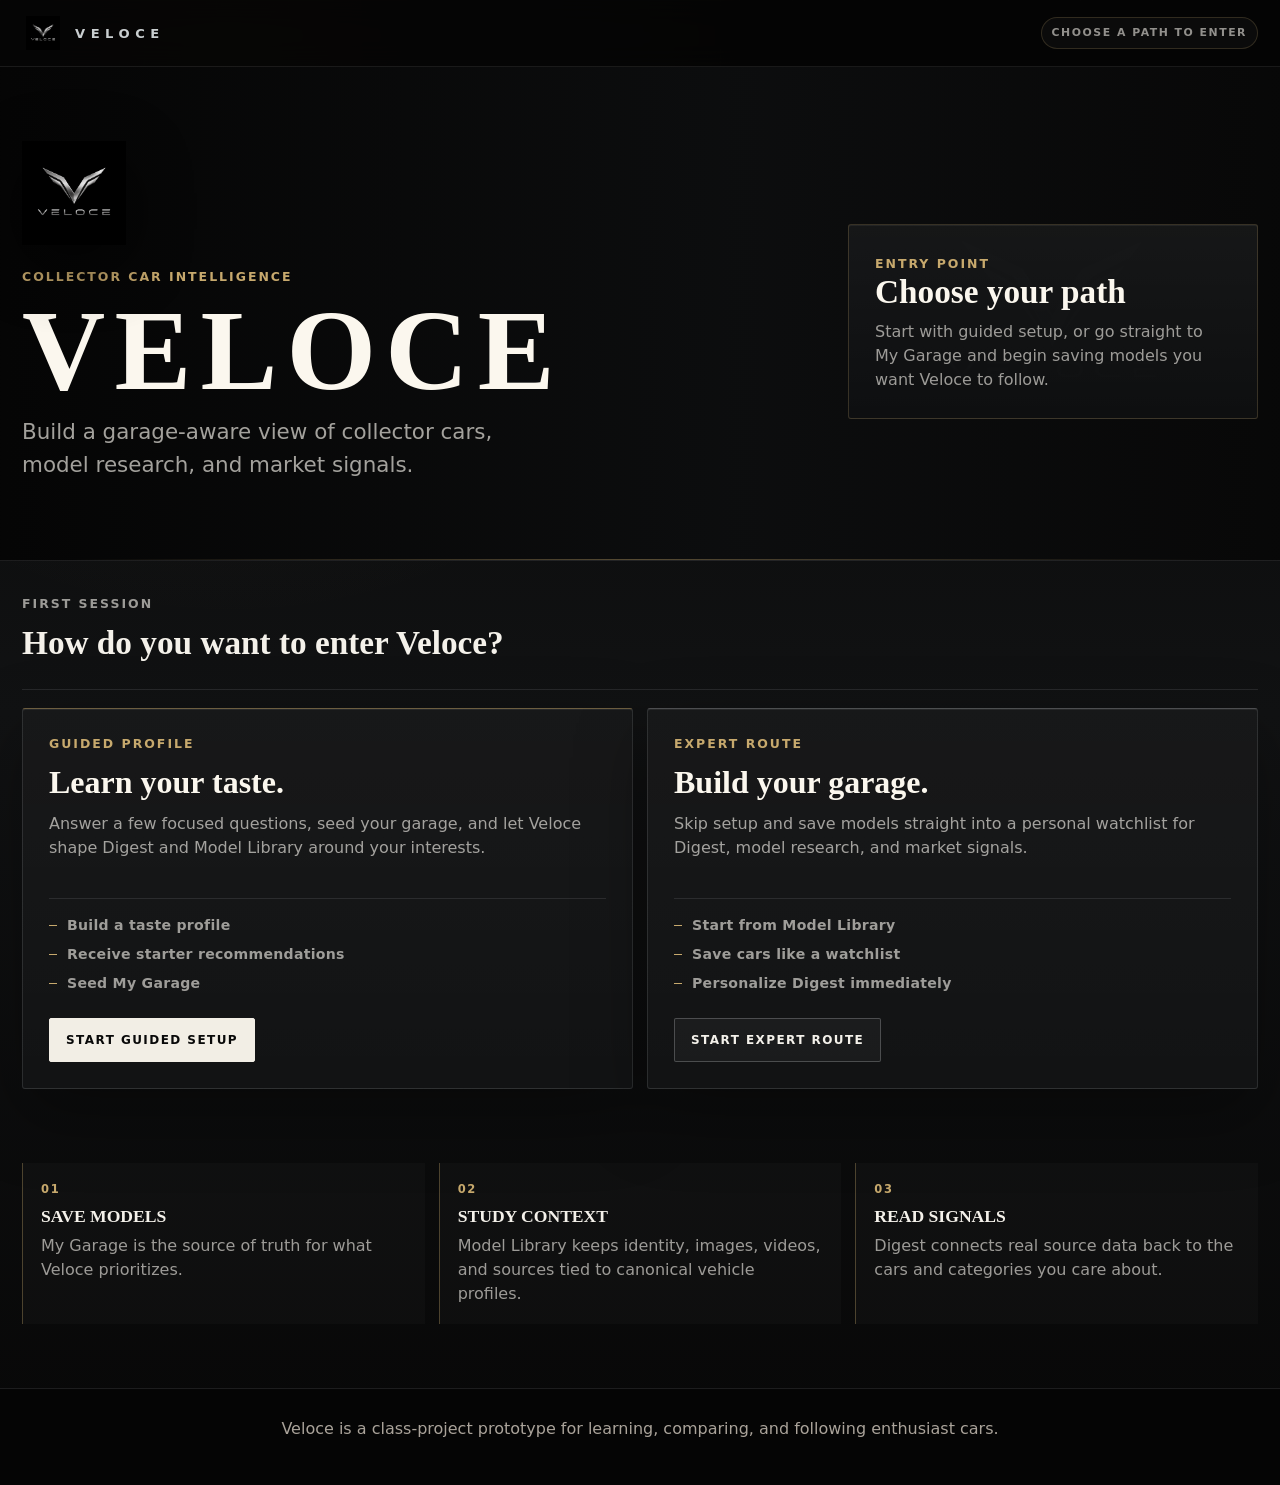
<file: index.html>
<!doctype html>
<html lang="en">
  <head>
    <meta charset="UTF-8" />
    <meta name="viewport" content="width=device-width, initial-scale=1.0" />
    <title>Veloce | Choose Your Path</title>
    <link rel="stylesheet" href="styles.css" />
  </head>
  <body data-page="start">
    <header class="site-header start-header">
      <nav class="nav">
        <a class="brand" href="index.html" aria-label="Veloce home">
          <img src="assets/brand/veloce-logo.png" alt="" />
          <span>Veloce</span>
        </a>
        <span class="nav-note">Choose a path to enter</span>
      </nav>
    </header>

    <main id="top">
      <section class="hero fork-hero cinematic-hero">
        <div class="hero-copy">
          <img class="hero-logo" src="assets/brand/veloce-logo.png" alt="Veloce" />
          <p class="eyebrow">Collector car intelligence</p>
          <h1>Veloce</h1>
          <p>
            Build a garage-aware view of collector cars, model research, and market signals.
          </p>
        </div>
        <aside class="hero-panel" aria-label="Veloce app modes">
          <span class="panel-kicker">Entry point</span>
          <h2>Choose your path</h2>
          <p>Start with guided setup, or go straight to My Garage and begin saving models you want Veloce to follow.</p>
        </aside>
      </section>

      <section class="section path-section first-choice">
        <div class="section-heading start-choice-heading">
          <p class="eyebrow">First session</p>
          <h2>How do you want to enter Veloce?</h2>
        </div>
        <div class="path-grid">
          <article class="path-card novice-path">
            <p class="eyebrow">Guided profile</p>
            <h2>Learn your taste.</h2>
            <p>
              Answer a few focused questions, seed your garage, and let Veloce shape Digest and Model Library around your interests.
            </p>
            <ul class="path-points">
              <li>Build a taste profile</li>
              <li>Receive starter recommendations</li>
              <li>Seed My Garage</li>
            </ul>
            <a class="button primary" href="novice.html" data-start-mode="novice">Start guided setup</a>
          </article>
          <article class="path-card expert-path">
            <p class="eyebrow">Expert route</p>
            <h2>Build your garage.</h2>
            <p>
              Skip setup and save models straight into a personal watchlist for Digest, model research, and market signals.
            </p>
            <ul class="path-points">
              <li>Start from Model Library</li>
              <li>Save cars like a watchlist</li>
              <li>Personalize Digest immediately</li>
            </ul>
            <a class="button secondary" href="garage.html" data-start-mode="expert">Start expert route</a>
          </article>
        </div>
      </section>

      <section class="section start-method-strip" aria-label="How Veloce works">
        <article>
          <span>01</span>
          <h2>Save models</h2>
          <p>My Garage is the source of truth for what Veloce prioritizes.</p>
        </article>
        <article>
          <span>02</span>
          <h2>Study context</h2>
          <p>Model Library keeps identity, images, videos, and sources tied to canonical vehicle profiles.</p>
        </article>
        <article>
          <span>03</span>
          <h2>Read signals</h2>
          <p>Digest connects real source data back to the cars and categories you care about.</p>
        </article>
      </section>
    </main>

    <footer class="footer">
      <p>Veloce is a class-project prototype for learning, comparing, and following enthusiast cars.</p>
    </footer>
    <script src="image-data.js"></script>
    <script src="image-sources.js"></script>
    <script src="vehicleLibrary.js"></script>
    <script src="vehicle-videos.js"></script>
    <script src="app.js"></script>
  </body>
</html>
</file>
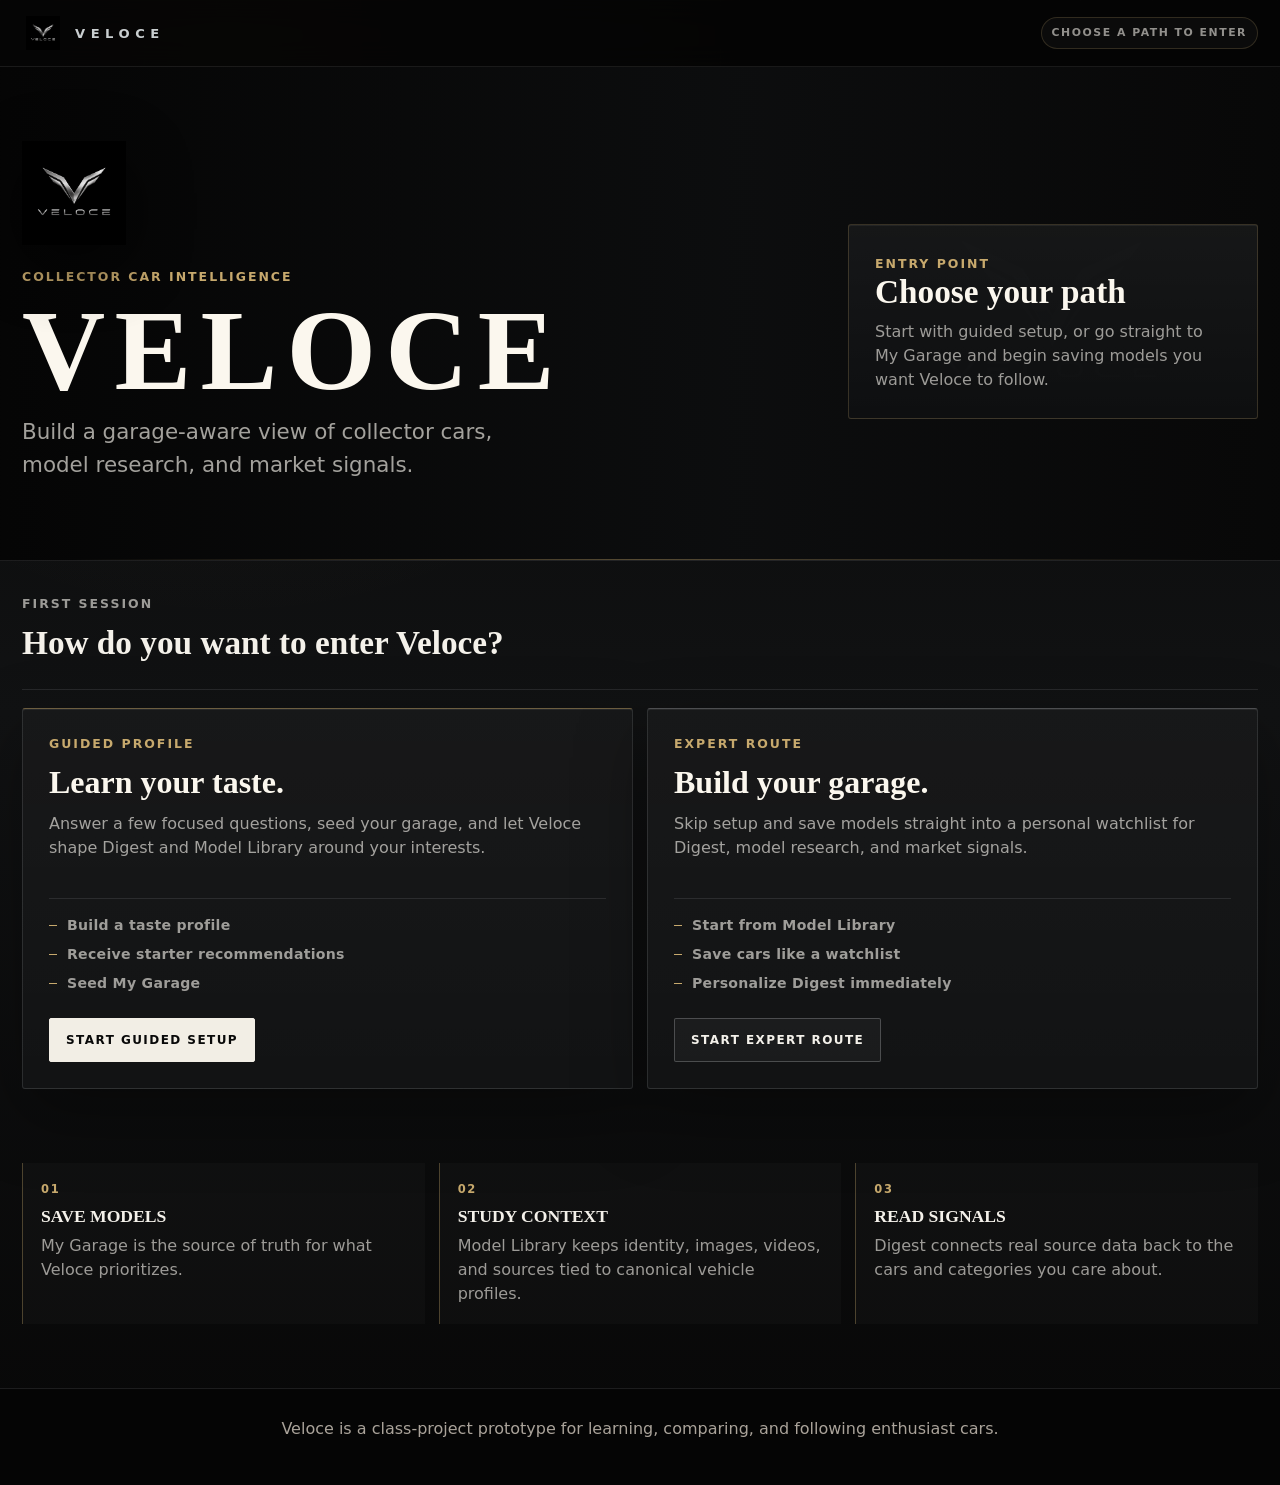
<file: auctions.html>
<!doctype html>
<html lang="en">
  <head>
    <meta charset="UTF-8" />
    <meta name="viewport" content="width=device-width, initial-scale=1.0" />
    <title>Auction Intelligence | Veloce</title>
    <link rel="stylesheet" href="styles.css" />
  </head>
  <body data-page="auctions" data-requires-path="true">
    <header class="site-header">
      <nav class="nav">
        <a class="brand" href="index.html" aria-label="Veloce home">
          <img src="assets/brand/veloce-logo.png" alt="" />
          <span>Veloce</span>
        </a>
        <div class="nav-links" aria-label="Primary navigation">
          <a href="garage.html">My Garage</a>
          <a href="explore.html">Model Library</a>
          <a href="digest.html">Digest</a>
        </div>
      </nav>
    </header>

    <main>
      <section class="subpage-hero intelligence-hero">
        <p class="eyebrow">Sourced market radar</p>
        <h1>Market sources matched to your garage.</h1>
        <p>
          Veloce reads your saved cars, marques, eras, and ownership interests, then points you to relevant market pages,
          auction-result archives, and marketplace searches for verification.
        </p>
      </section>

      <section id="auctionEmptyState" class="section empty-intel-state"></section>

      <section class="section">
        <div class="section-heading split-heading">
          <div>
            <p class="eyebrow">Personalized source radar</p>
            <h2>Sources worth opening first</h2>
          </div>
          <p id="auctionPersonalizationNote"></p>
        </div>
        <div id="auctionRadarGrid" class="auction-radar-grid"></div>
      </section>

      <section class="section dark-band">
        <div class="section-heading">
          <p class="eyebrow">Market categories</p>
          <h2>Filter the feed by signal</h2>
        </div>
        <div id="auctionTabs" class="filter-tabs"></div>
        <div id="auctionIntelligenceGrid" class="intelligence-grid"></div>
      </section>

      <section class="section">
        <div class="section-heading">
          <p class="eyebrow">Watchlist matches</p>
          <h2>Connected to cars you saved</h2>
        </div>
        <div id="watchlistMatchGrid" class="watchlist-match-grid"></div>
      </section>
    </main>

    <footer class="footer">
      <p>Veloce summarizes collector signals and preserves source links for verification.</p>
    </footer>

    <script src="image-data.js"></script>
    <script src="image-sources.js"></script>
    <script src="vehicleLibrary.js"></script>
    <script src="app.js"></script>
    <script src="src/services/sources/sourceCore.js"></script>
    <script src="src/services/sources/sourceAdapters.js"></script>
    <script src="src/services/personalization/matching.js"></script>
    <script src="src/services/digest/digestService.js"></script>
    <script src="src/services/auctions/auctionService.js"></script>
    <script src="intelligence.js"></script>
  </body>
</html>
</file>
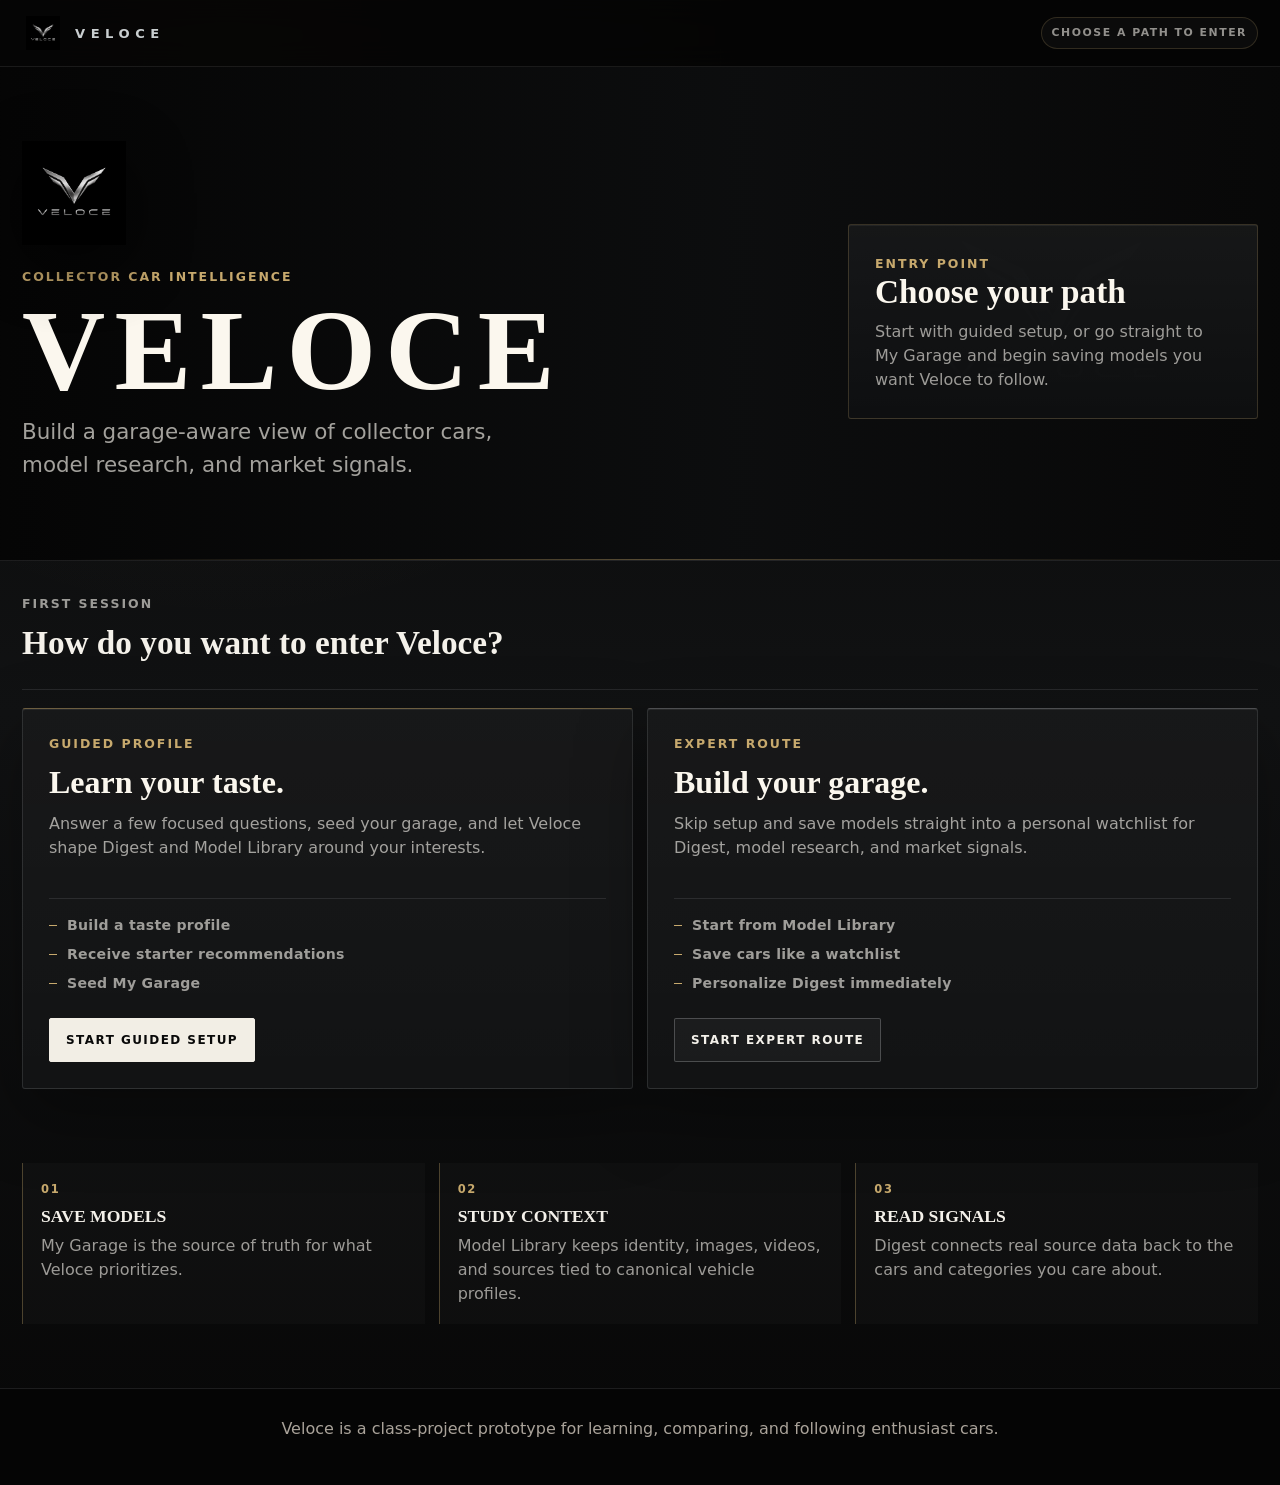
<file: digest.html>
<!doctype html>
<html lang="en">
  <head>
    <meta charset="UTF-8" />
    <meta name="viewport" content="width=device-width, initial-scale=1.0" />
    <title>Collector Briefing | Veloce</title>
    <link rel="stylesheet" href="styles.css" />
  </head>
  <body data-page="digest" data-requires-path="true">
    <header class="site-header">
      <nav class="nav">
        <a class="brand" href="index.html" aria-label="Veloce home">
          <img src="assets/brand/veloce-logo.png" alt="" />
          <span>Veloce</span>
        </a>
        <div class="nav-links" aria-label="Primary navigation">
          <a href="garage.html">My Garage</a>
          <a href="explore.html">Model Library</a>
          <a href="digest.html">Digest</a>
        </div>
      </nav>
    </header>

    <main>
      <section class="subpage-hero intelligence-hero">
        <div class="digest-hero-copy">
          <p class="eyebrow">Collector briefing</p>
          <h1>Your personalized market digest.</h1>
          <p>
            News, auction results, new listings, and editorial signals connected back to your saved garage and adjacent
            collector categories.
          </p>
        </div>
        <aside id="digestGarageCarousel" class="digest-garage-carousel" aria-live="polite"></aside>
      </section>

      <section class="section digest-priority-section">
        <div class="section-heading">
          <p class="eyebrow">Saved car updates</p>
          <h2>What your garage should pay attention to</h2>
        </div>
        <div id="savedCarUpdatesGrid" class="saved-updates-grid"></div>
      </section>

      <section id="digestEmptyState" class="section empty-intel-state"></section>

      <div id="briefingGrid" hidden></div>

      <section id="collectorDigest" class="section dark-band">
        <div class="section-heading split-heading collector-digest-heading">
          <div>
            <p class="eyebrow">Source briefing</p>
            <h2 id="digestBriefingTitle">Collector Digest</h2>
          </div>
          <div class="source-control-panel">
            <p id="digestPersonalizationNote"></p>
            <button id="refreshDigestSources" class="button secondary" type="button">Refresh sources</button>
          </div>
        </div>
        <div id="digestTabs" class="filter-tabs"></div>
        <div id="digestFeedGrid" class="digest-feed-grid"></div>
      </section>

      <section class="section">
        <div class="section-heading">
          <p class="eyebrow">Deep dives</p>
          <h2>Editorial intelligence modules</h2>
        </div>
        <div id="deepDiveGrid" class="deep-dive-grid"></div>
      </section>
    </main>

    <footer class="footer">
      <p>Veloce turns external signals into garage-aware collector context.</p>
    </footer>

    <script src="image-data.js"></script>
    <script src="image-sources.js"></script>
    <script src="vehicleLibrary.js"></script>
    <script src="app.js"></script>
    <script src="src/services/sources/sourceCore.js"></script>
    <script src="src/services/sources/sourceAdapters.js"></script>
    <script src="src/services/personalization/matching.js"></script>
    <script src="src/services/digest/digestService.js"></script>
    <script src="src/services/auctions/auctionService.js"></script>
    <script src="intelligence.js"></script>
  </body>
</html>
</file>
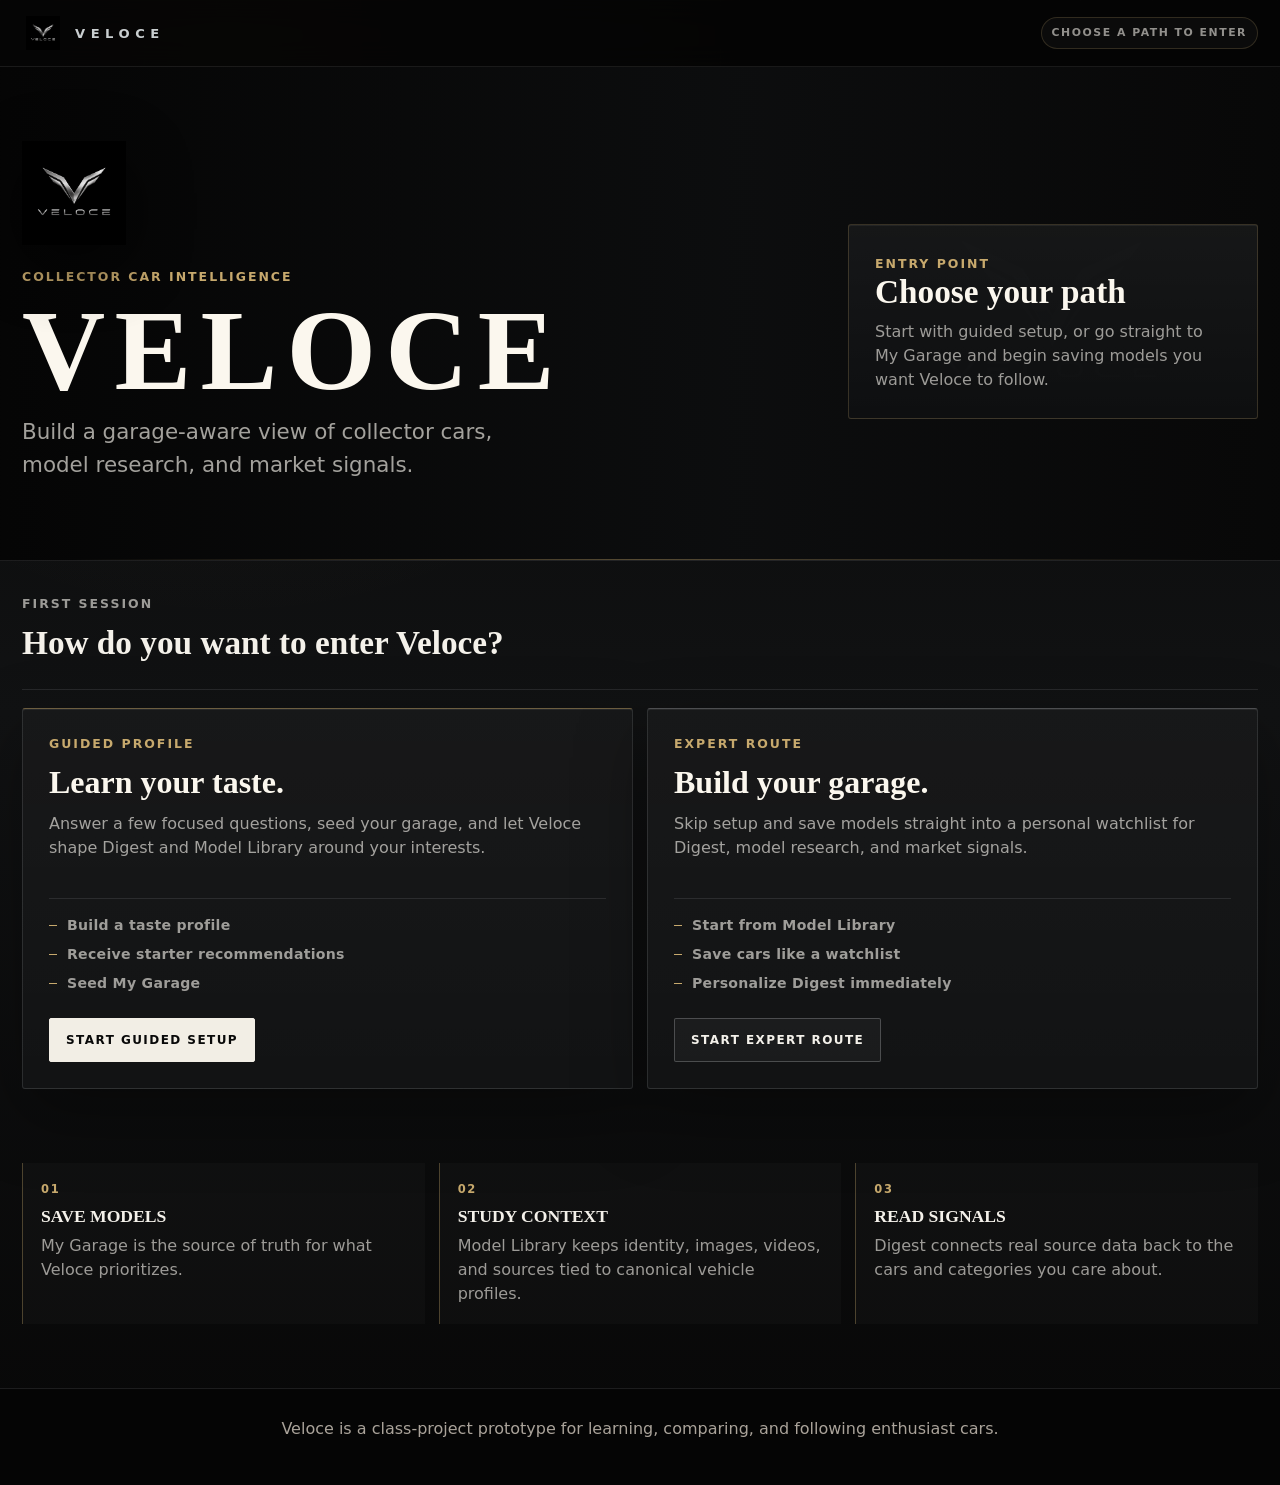
<file: explore.html>
<!doctype html>
<html lang="en">
  <head>
    <meta charset="UTF-8" />
    <meta name="viewport" content="width=device-width, initial-scale=1.0" />
    <title>Model Library | Veloce</title>
    <link rel="preconnect" href="https://en.wikipedia.org" />
    <link rel="preconnect" href="https://upload.wikimedia.org" />
    <link rel="stylesheet" href="styles.css" />
  </head>
  <body data-page="explore" data-requires-path="true">
    <header class="site-header">
      <nav class="nav">
        <a class="brand" href="index.html" aria-label="Veloce home">
          <img src="assets/brand/veloce-logo.png" alt="" />
          <span>Veloce</span>
        </a>
        <div class="nav-links" aria-label="Primary navigation">
          <a href="garage.html">My Garage</a>
          <a href="explore.html">Model Library</a>
          <a href="digest.html">Digest</a>
        </div>
      </nav>
    </header>
    <main>
      <section class="subpage-hero">
        <p class="eyebrow">Model library</p>
        <h1>The collector car library.</h1>
        <p>Search, filter, and sort Veloce’s canonical model-level profiles.</p>
      </section>
      <section class="section explorer">
        <div id="exploreTabs" class="filter-tabs"></div>
        <div class="toolbar">
          <label class="search-label">
            <span>Search</span>
            <input id="searchInput" type="search" placeholder="Porsche, JDM, manual, analog, Germany..." />
          </label>
          <label class="search-label">
            <span>Sort</span>
            <select id="sortSelect">
              <option value="editorial">Curated editorial</option>
              <option value="recent">Recently added</option>
              <option value="az">A-Z</option>
              <option value="market">Market tier</option>
              <option value="era">Era</option>
              <option value="relevance">Most relevant to profile</option>
            </select>
          </label>
          <div class="filters" id="filters"></div>
        </div>
        <p id="resultCount" class="result-count"></p>
        <div id="carGrid" class="car-grid"></div>
      </section>
    </main>
    <dialog id="profileDialog" class="profile-dialog" aria-labelledby="dialogTitle">
      <button class="close-button" id="closeDialog" aria-label="Close profile">×</button>
      <div id="profileContent"></div>
    </dialog>
    <footer class="footer">
      <p>Open profiles to study model context, citations, and ownership notes.</p>
    </footer>
    <script src="image-data.js"></script>
    <script src="image-sources.js"></script>
    <script src="vehicleLibrary.js"></script>
    <script src="vehicle-videos.js"></script>
    <script src="app.js"></script>
  </body>
</html>
</file>
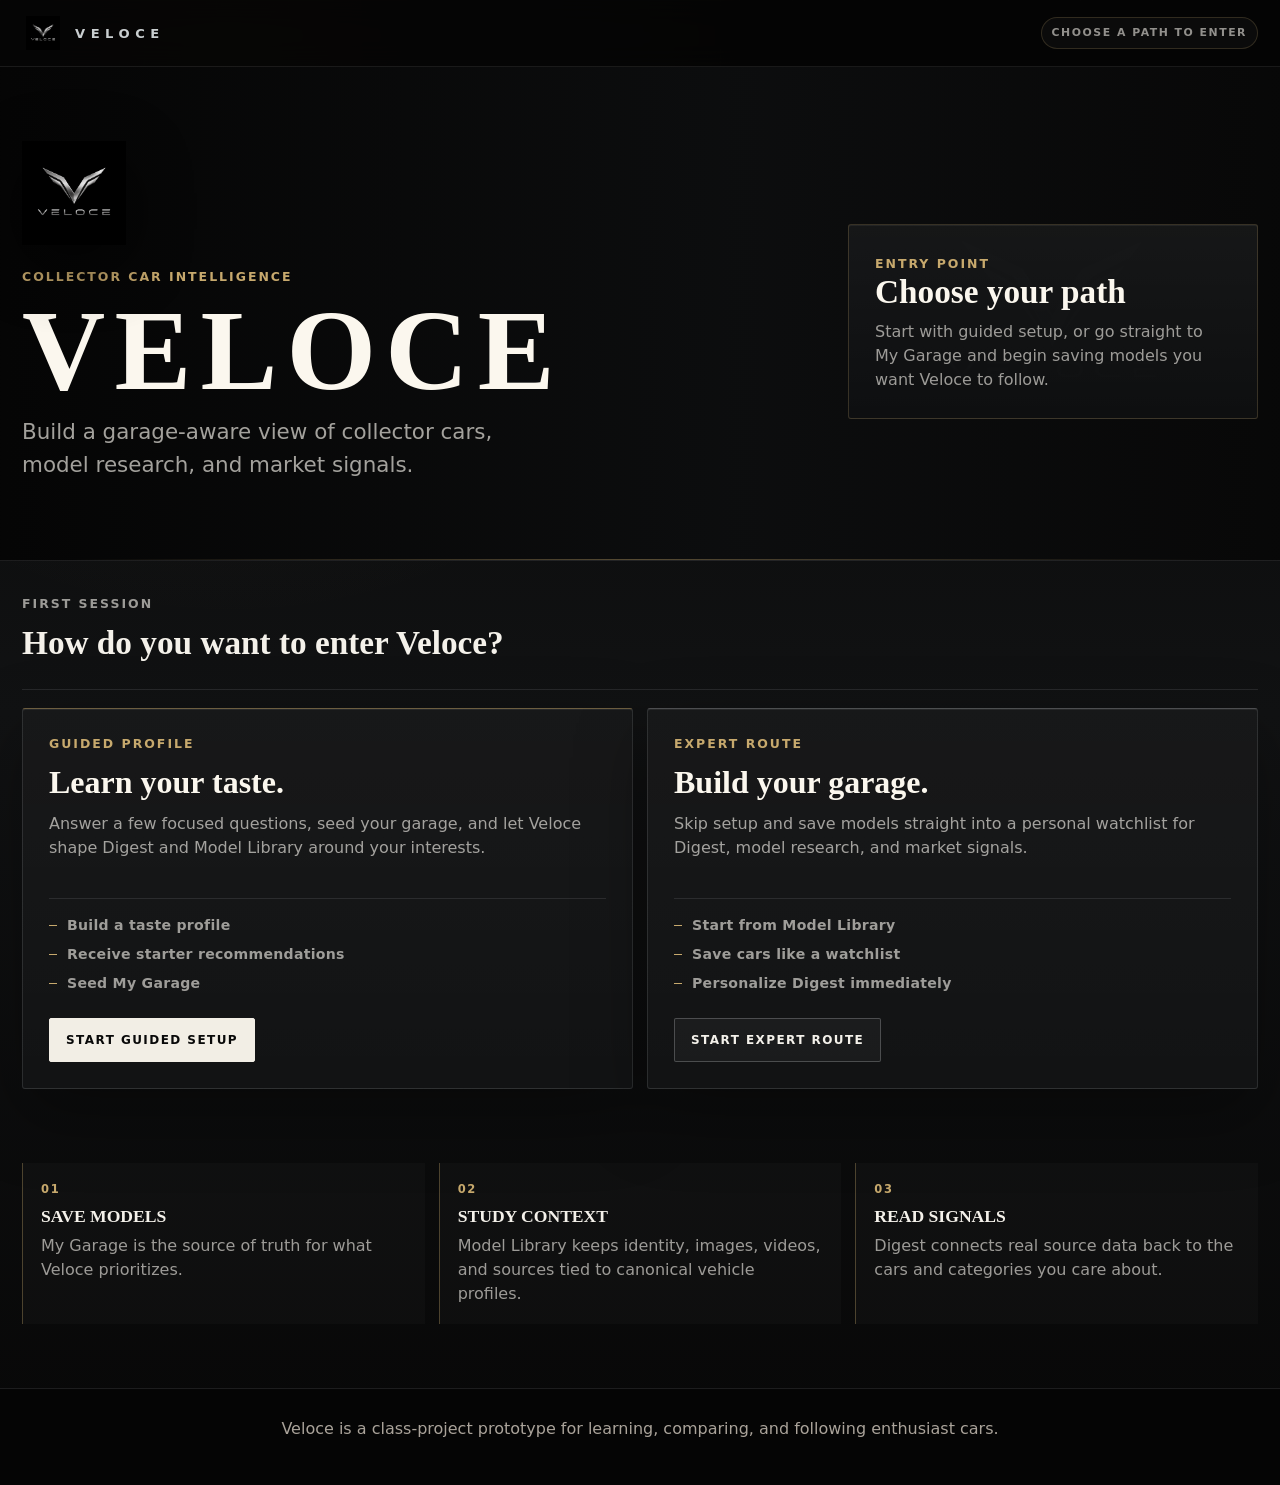
<file: garage.html>
<!doctype html>
<html lang="en">
  <head>
    <meta charset="UTF-8" />
    <meta name="viewport" content="width=device-width, initial-scale=1.0" />
    <title>My Garage | Veloce</title>
    <link rel="preconnect" href="https://en.wikipedia.org" />
    <link rel="preconnect" href="https://upload.wikimedia.org" />
    <link rel="stylesheet" href="styles.css" />
  </head>
  <body data-page="garage" data-requires-path="true">
    <header class="site-header">
      <nav class="nav">
        <a class="brand" href="index.html" aria-label="Veloce home">
          <img src="assets/brand/veloce-logo.png" alt="" />
          <span>Veloce</span>
        </a>
        <div class="nav-links" aria-label="Primary navigation">
          <a href="garage.html">My Garage</a>
          <a href="explore.html">Model Library</a>
          <a href="digest.html">Digest</a>
        </div>
      </nav>
    </header>
    <main>
      <section class="subpage-hero">
        <p class="eyebrow">Expert path</p>
        <h1>My Garage</h1>
        <p>Save cars you want to understand, compare, or follow. This is a personal watchlist, not an ownership claim.</p>
      </section>
      <section class="section garage-section">
        <div class="garage-actions">
          <a class="button primary" href="explore.html">Add cars from Model Library</a>
          <button id="clearGarage" class="button secondary" type="button">Clear garage</button>
        </div>
        <div id="garageGrid" class="garage-grid"></div>
      </section>
    </main>
    <dialog id="profileDialog" class="profile-dialog" aria-labelledby="dialogTitle">
      <button class="close-button" id="closeDialog" aria-label="Close profile">×</button>
      <div id="profileContent"></div>
    </dialog>
    <dialog id="removeGarageDialog" class="confirm-dialog" aria-labelledby="removeGarageTitle">
      <div class="confirm-panel">
        <p class="eyebrow">Garage update</p>
        <h2 id="removeGarageTitle">Remove this car?</h2>
        <p id="removeGarageCopy">This will remove the car from My Garage. You can add it again from Model Library later.</p>
        <div class="confirm-actions">
          <button id="cancelGarageRemove" class="button secondary" type="button">Keep car</button>
          <button id="confirmGarageRemove" class="button primary danger" type="button">Remove</button>
        </div>
      </div>
    </dialog>
    <footer class="footer">
      <p>Saved cars are stored in your browser for this prototype.</p>
    </footer>
    <script src="image-data.js"></script>
    <script src="image-sources.js"></script>
    <script src="vehicleLibrary.js"></script>
    <script src="vehicle-videos.js"></script>
    <script src="app.js"></script>
  </body>
</html>
</file>
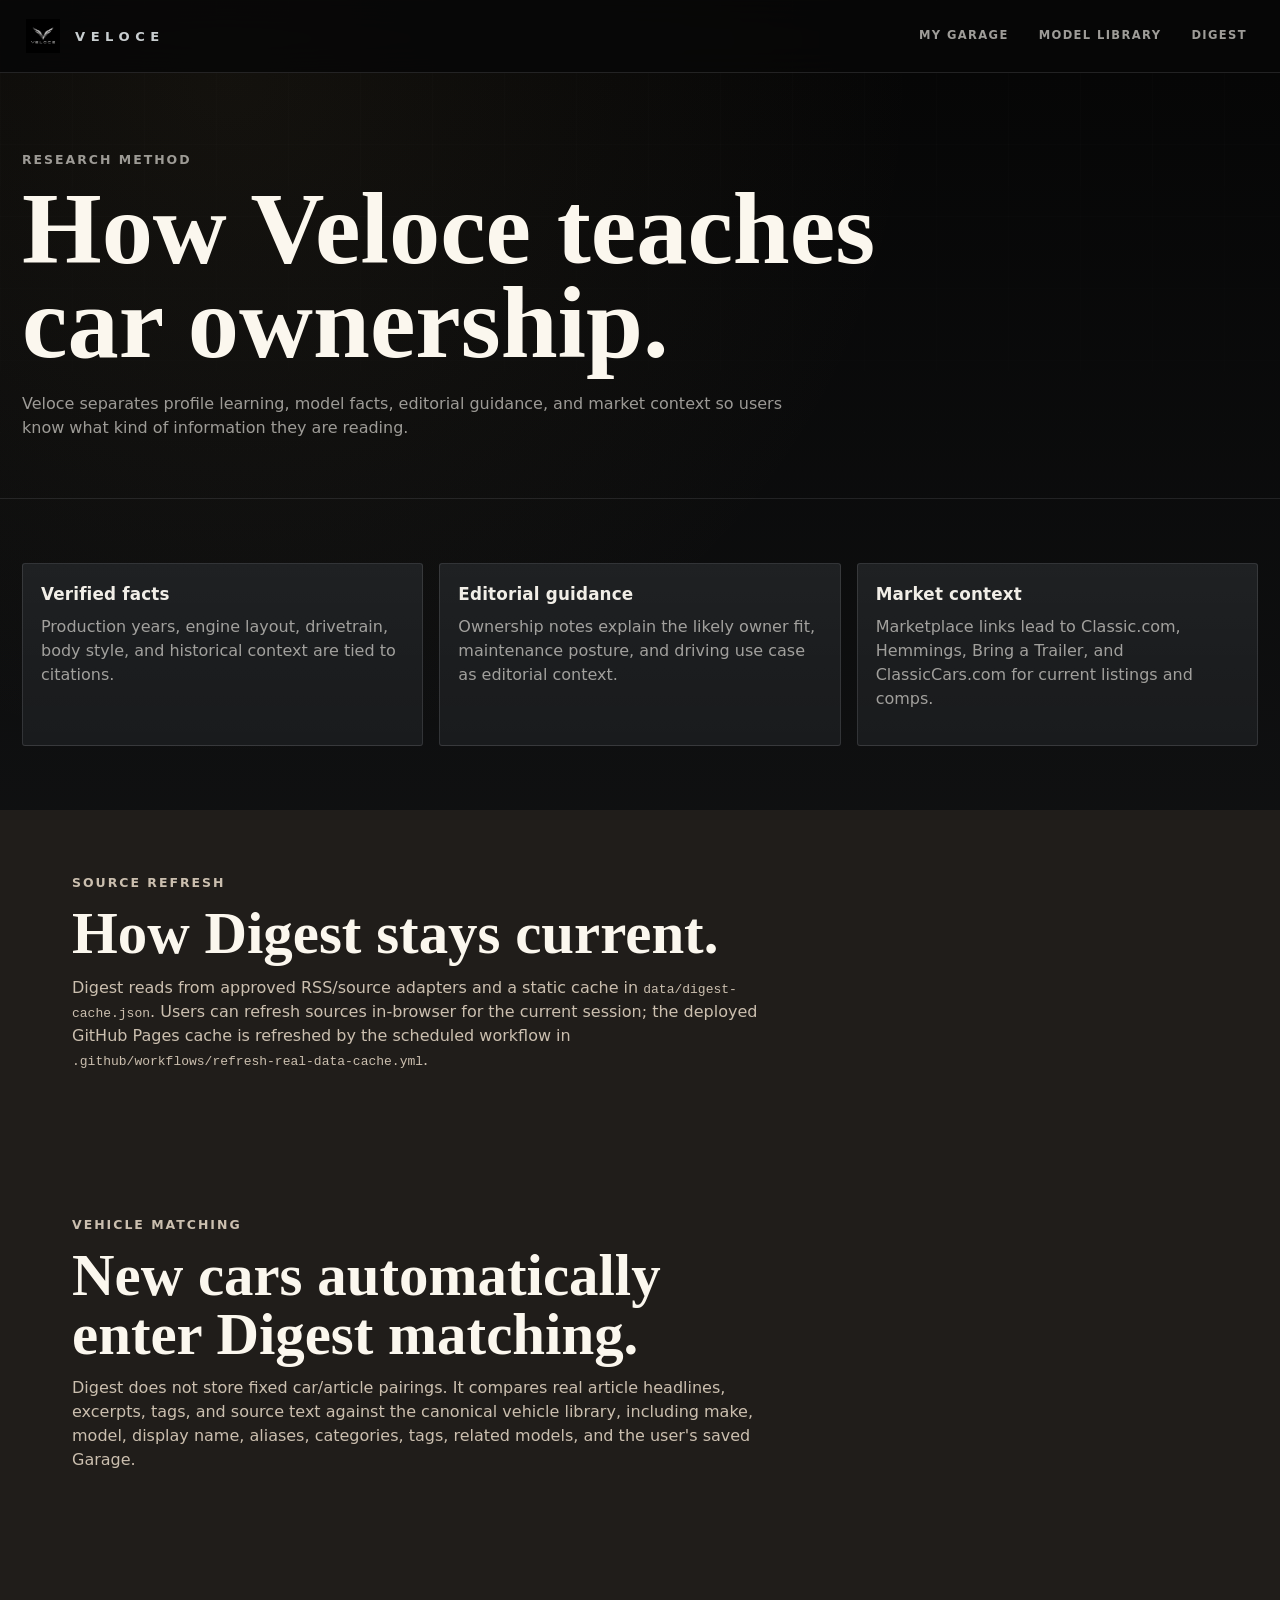
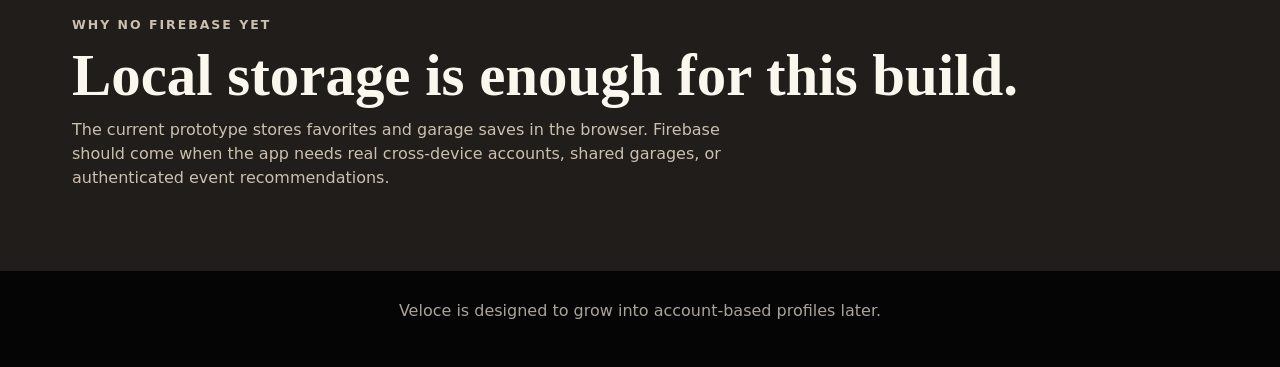
<file: method.html>
<!doctype html>
<html lang="en">
  <head>
    <meta charset="UTF-8" />
    <meta name="viewport" content="width=device-width, initial-scale=1.0" />
    <title>Research Method | Veloce</title>
    <link rel="stylesheet" href="styles.css" />
  </head>
  <body data-page="method" data-requires-path="true">
    <header class="site-header">
      <nav class="nav">
        <a class="brand" href="index.html" aria-label="Veloce home">
          <img src="assets/brand/veloce-logo.png" alt="" />
          <span>Veloce</span>
        </a>
        <div class="nav-links" aria-label="Primary navigation">
          <a href="garage.html">My Garage</a>
          <a href="explore.html">Model Library</a>
          <a href="digest.html">Digest</a>
        </div>
      </nav>
    </header>
    <main>
      <section class="subpage-hero">
        <p class="eyebrow">Research method</p>
        <h1>How Veloce teaches car ownership.</h1>
        <p>Veloce separates profile learning, model facts, editorial guidance, and market context so users know what kind of information they are reading.</p>
      </section>
      <section class="section">
        <div class="method-grid">
          <article>
            <h3>Verified facts</h3>
            <p>Production years, engine layout, drivetrain, body style, and historical context are tied to citations.</p>
          </article>
          <article>
            <h3>Editorial guidance</h3>
            <p>Ownership notes explain the likely owner fit, maintenance posture, and driving use case as editorial context.</p>
          </article>
          <article>
            <h3>Market context</h3>
            <p>Marketplace links lead to Classic.com, Hemmings, Bring a Trailer, and ClassicCars.com for current listings and comps.</p>
          </article>
        </div>
      </section>
      <section class="section dark-band">
        <div class="section-heading">
          <p class="eyebrow">Source refresh</p>
          <h2>How Digest stays current.</h2>
          <p>
            Digest reads from approved RSS/source adapters and a static cache in <code>data/digest-cache.json</code>.
            Users can refresh sources in-browser for the current session; the deployed GitHub Pages cache is refreshed
            by the scheduled workflow in <code>.github/workflows/refresh-real-data-cache.yml</code>.
          </p>
        </div>
      </section>
      <section class="section dark-band">
        <div class="section-heading">
          <p class="eyebrow">Vehicle matching</p>
          <h2>New cars automatically enter Digest matching.</h2>
          <p>
            Digest does not store fixed car/article pairings. It compares real article headlines, excerpts, tags, and
            source text against the canonical vehicle library, including make, model, display name, aliases, categories,
            tags, related models, and the user's saved Garage.
          </p>
        </div>
      </section>
      <section class="section dark-band">
        <div class="section-heading">
          <p class="eyebrow">Why no Firebase yet</p>
          <h2>Local storage is enough for this build.</h2>
          <p>
            The current prototype stores favorites and garage saves in the browser. Firebase should come when the app
            needs real cross-device accounts, shared garages, or authenticated event recommendations.
          </p>
        </div>
      </section>
    </main>
    <footer class="footer">
      <p>Veloce is designed to grow into account-based profiles later.</p>
    </footer>
  </body>
</html>
</file>
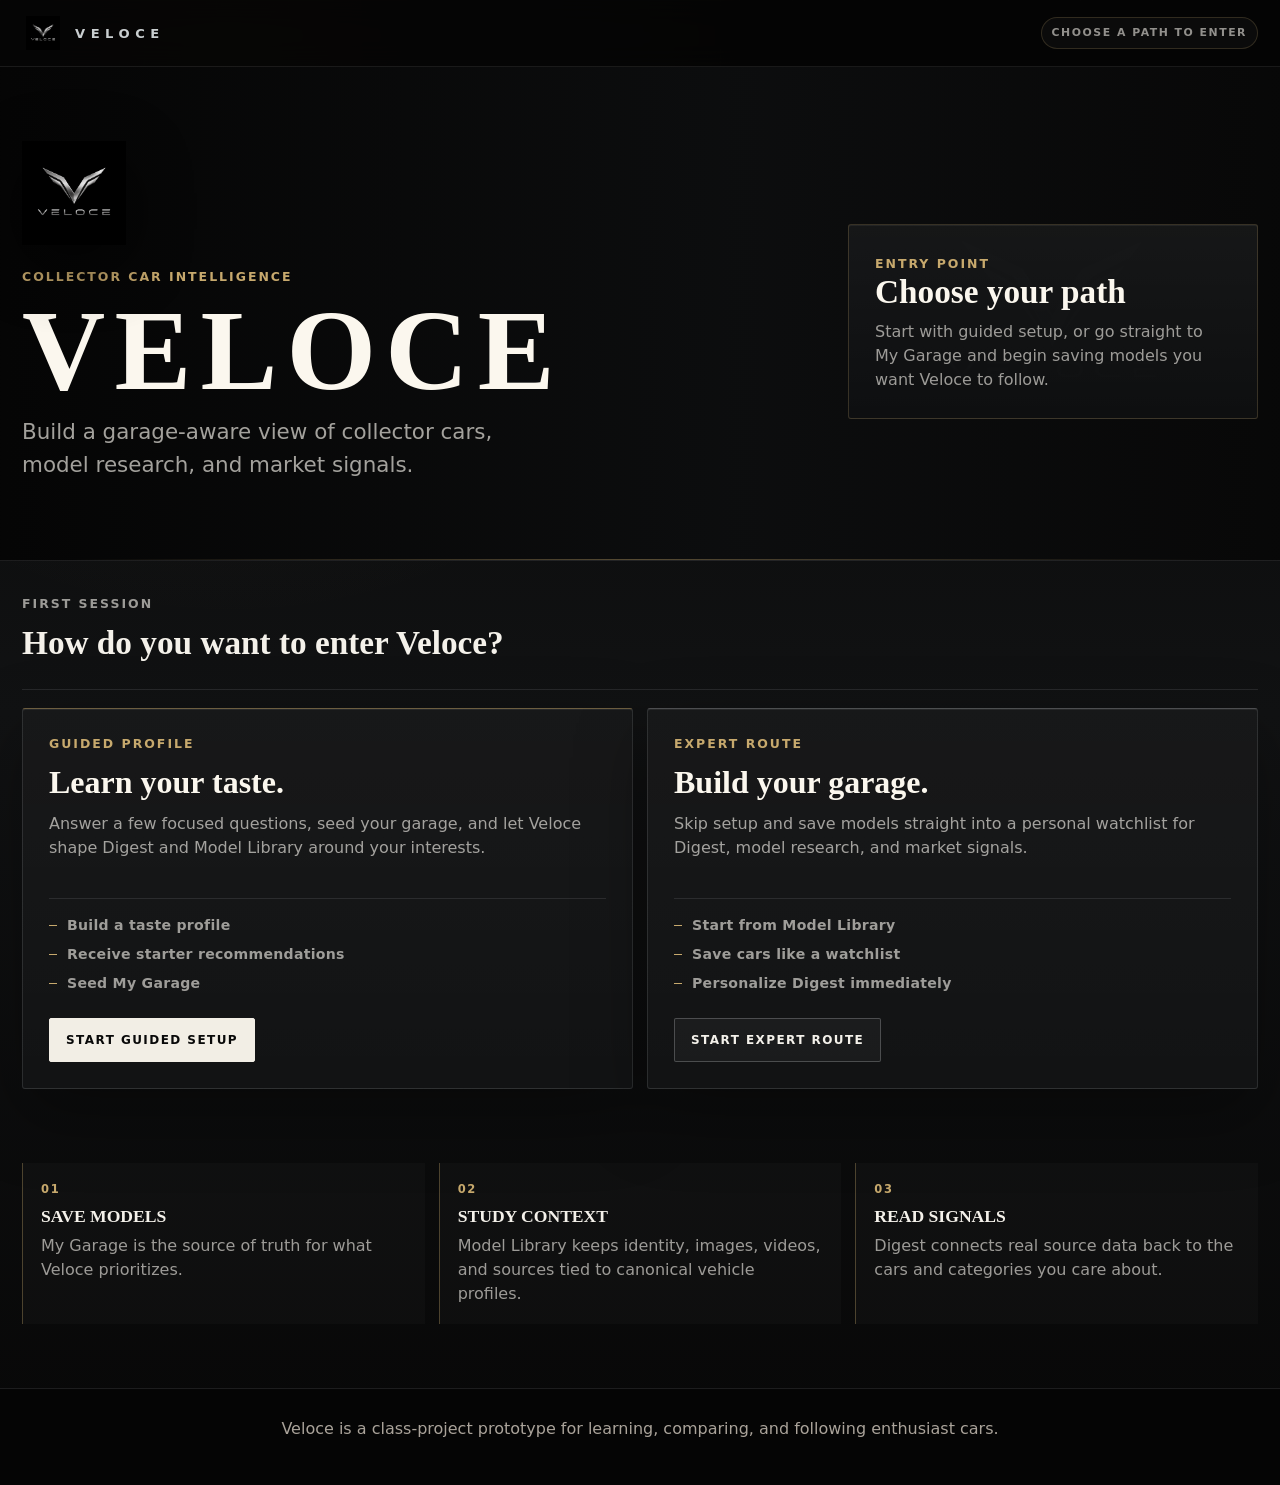
<file: novice.html>
<!doctype html>
<html lang="en">
  <head>
    <meta charset="UTF-8" />
    <meta name="viewport" content="width=device-width, initial-scale=1.0" />
    <title>Guided Setup | Veloce</title>
    <link rel="preconnect" href="https://en.wikipedia.org" />
    <link rel="preconnect" href="https://upload.wikimedia.org" />
    <link rel="stylesheet" href="styles.css" />
  </head>
  <body data-page="novice" data-requires-path="true">
    <header class="site-header">
      <nav class="nav">
        <a class="brand" href="index.html" aria-label="Veloce home">
          <img src="assets/brand/veloce-logo.png" alt="" />
          <span>Veloce</span>
        </a>
        <div class="nav-links" aria-label="Primary navigation">
          <a href="garage.html">My Garage</a>
          <a href="explore.html">Model Library</a>
          <a href="digest.html">Digest</a>
        </div>
      </nav>
    </header>

    <main class="onboarding-page">
      <section class="onboarding-shell" aria-live="polite">
        <div class="onboarding-status">
          <p class="eyebrow">Guided profile</p>
          <div class="progress-track" aria-label="Onboarding progress">
            <span id="onboardingProgressBar"></span>
          </div>
          <p id="onboardingStepLabel" class="step-count"></p>
        </div>
        <div id="onboardingStep" class="onboarding-step"></div>
        <div class="onboarding-controls">
          <button id="onboardingBack" class="button secondary" type="button">Back</button>
          <button id="onboardingSkip" class="button secondary" type="button">Skip</button>
          <button id="onboardingNext" class="button primary" type="button">Next</button>
        </div>
      </section>
    </main>

    <footer class="footer">
      <p>Veloce stores this prototype profile in your browser for the class-project demo.</p>
    </footer>

    <script src="image-data.js"></script>
    <script src="image-sources.js"></script>
    <script src="vehicleLibrary.js"></script>
    <script src="vehicle-videos.js"></script>
    <script src="app.js"></script>
  </body>
</html>
</file>
<file: styles.css>
:root {
  --ink: #171514;
  --muted: #675f58;
  --paper: #f7f2ea;
  --card: #fffaf2;
  --line: #ddd0c1;
  --red: #b7332c;
  --green: #1f6b55;
  --blue: #285c7e;
  --gold: #b1842b;
  --shadow: 0 18px 45px rgba(36, 28, 21, 0.14);
}

/* Veloce luxury intelligence-terminal polish */
:root {
  --ink: #f4f1ea;
  --muted: #aaa39a;
  --paper: #090909;
  --card: #111213;
  --line: rgba(214, 205, 188, 0.16);
  --red: #9f2e2a;
  --green: #7f8f83;
  --blue: #9aa7ad;
  --gold: #c7a96d;
  --silver: #c9ced0;
  --graphite: #151719;
  --graphite-2: #1f2224;
  --black: #050505;
  --shadow: 0 22px 60px rgba(0, 0, 0, 0.48);
}

body {
  background:
    radial-gradient(circle at 12% 0%, rgba(199, 169, 109, 0.08), transparent 34%),
    linear-gradient(180deg, #050505 0%, #111213 46%, #080808 100%);
  color: var(--ink);
  font-variant-numeric: tabular-nums;
}

body::before {
  content: "";
  inset: 0;
  pointer-events: none;
  position: fixed;
  z-index: -1;
  background-image:
    linear-gradient(rgba(255, 255, 255, 0.025) 1px, transparent 1px),
    linear-gradient(90deg, rgba(255, 255, 255, 0.02) 1px, transparent 1px);
  background-size: 72px 72px;
  mask-image: linear-gradient(to bottom, rgba(0, 0, 0, 0.7), transparent 72%);
}

.site-header {
  background: rgba(7, 7, 7, 0.86);
  border-bottom: 1px solid rgba(201, 206, 208, 0.14);
}

.nav {
  max-width: 1280px;
  min-height: 72px;
}

.brand {
  align-items: center;
  color: var(--silver);
  display: inline-flex;
  font-family: Inter, ui-sans-serif, system-ui, sans-serif;
  font-size: 0.82rem;
  gap: 11px;
  letter-spacing: 0.42em;
  text-transform: uppercase;
}

.brand img {
  height: 34px;
  object-fit: contain;
  width: 42px;
}

.brand span {
  transform: translateY(1px);
}

.nav-links {
  gap: 8px;
}

.nav-links a {
  border: 1px solid transparent;
  color: rgba(244, 241, 234, 0.64);
  font-size: 0.72rem;
  letter-spacing: 0.12em;
  padding: 8px 10px;
  text-transform: uppercase;
  transition: color 180ms ease, border-color 180ms ease, background 180ms ease;
}

.nav-links a:hover {
  background: rgba(201, 206, 208, 0.06);
  border-color: rgba(201, 206, 208, 0.18);
  color: var(--silver);
}

.nav-note,
.mode-pill,
.journey-steps span,
.tag {
  background: rgba(255, 255, 255, 0.03);
  border-color: rgba(201, 206, 208, 0.18);
  color: rgba(244, 241, 234, 0.68);
  letter-spacing: 0.14em;
}

.mode-pill.novice,
.mode-pill.expert {
  border-color: rgba(199, 169, 109, 0.34);
  color: var(--gold);
}

.hero,
.section,
.subpage-hero {
  max-width: 1280px;
}

.cinematic-hero {
  background:
    linear-gradient(100deg, rgba(5, 5, 5, 0.98) 0%, rgba(16, 17, 18, 0.92) 54%, rgba(76, 19, 18, 0.28) 100%),
    url("assets/brand/veloce-logo.png") right 8% center / 520px auto no-repeat;
  border-bottom: 1px solid rgba(201, 206, 208, 0.16);
  min-height: 68vh;
  overflow: hidden;
  position: relative;
}

.cinematic-hero::after {
  background: linear-gradient(90deg, transparent, rgba(199, 169, 109, 0.4), transparent);
  bottom: 0;
  content: "";
  height: 1px;
  left: 8%;
  position: absolute;
  right: 8%;
}

.hero-logo {
  filter: drop-shadow(0 18px 34px rgba(0, 0, 0, 0.7));
  height: auto;
  margin-bottom: 22px;
  max-width: 220px;
  opacity: 0.9;
  width: 42%;
}

.hero-copy > p:not(.eyebrow),
.section-heading p,
.subpage-hero p {
  color: rgba(244, 241, 234, 0.62);
}

.eyebrow,
.panel-kicker,
.meta {
  color: var(--gold);
  letter-spacing: 0.16em;
}

h1,
h2 {
  color: #fbf7ee;
  font-family: Georgia, "Times New Roman", serif;
  font-weight: 600;
  text-wrap: balance;
}

h1 {
  font-size: clamp(3.2rem, 8vw, 7.4rem);
}

h2 {
  font-size: clamp(2.2rem, 4.6vw, 4.6rem);
}

h3 {
  color: #f1eee7;
  letter-spacing: 0.01em;
}

.hero-panel,
.digest-card,
.market-card,
.lane,
.car-card,
.method-grid article,
.auction-pulse-card,
.auction-watch-card,
.path-card,
.profile-result,
.garage-card,
.empty-garage,
.profile-builder fieldset,
.lesson-card,
.mini-car-list button,
.fact-list div,
.profile-box,
.feature-strip,
.next-step-panel {
  background:
    linear-gradient(180deg, rgba(255, 255, 255, 0.045), rgba(255, 255, 255, 0.015)),
    var(--graphite);
  border: 1px solid rgba(201, 206, 208, 0.14);
  border-radius: 3px;
  box-shadow: none;
}

.hero-panel,
.path-card,
.profile-result,
.feature-strip,
.next-step-panel {
  box-shadow: inset 0 1px 0 rgba(255, 255, 255, 0.07), 0 26px 70px rgba(0, 0, 0, 0.34);
}

.path-card,
.digest-card,
.car-card,
.garage-card,
.auction-pulse-card,
.auction-watch-card,
.method-grid article {
  transition: transform 220ms ease, border-color 220ms ease, background 220ms ease;
}

.path-card:hover,
.digest-card:hover,
.car-card:hover,
.garage-card:hover,
.auction-pulse-card:hover,
.auction-watch-card:hover,
.method-grid article:hover {
  border-color: rgba(199, 169, 109, 0.38);
  transform: translateY(-4px);
}

.path-card {
  min-height: 360px;
  padding: 34px;
}

.path-card::after {
  color: rgba(201, 206, 208, 0.035);
  letter-spacing: 0.16em;
}

.novice-path {
  border-top: 1px solid rgba(199, 169, 109, 0.45);
}

.expert-path {
  border-top: 1px solid rgba(159, 46, 42, 0.56);
}

.route-list li::before,
.journey-steps .active {
  background: var(--gold);
  color: #0a0a0a;
}

.button,
.card-button,
.save-button {
  background: transparent;
  border: 1px solid rgba(201, 206, 208, 0.28);
  border-radius: 2px;
  color: #f4f1ea;
  font-size: 0.75rem;
  letter-spacing: 0.12em;
  text-transform: uppercase;
  transition: background 180ms ease, border-color 180ms ease, color 180ms ease, transform 180ms ease;
}

.button:hover,
.card-button:hover,
.save-button:hover {
  border-color: rgba(199, 169, 109, 0.62);
  color: var(--gold);
  transform: translateY(-1px);
}

.button.primary,
.card-button {
  background: #f2eee5;
  border-color: #f2eee5;
  color: #090909;
}

.button.primary:hover,
.card-button:hover {
  background: var(--gold);
  border-color: var(--gold);
  color: #050505;
}

.button.secondary {
  background: rgba(255, 255, 255, 0.035);
}

.save-button.saved {
  background: rgba(199, 169, 109, 0.16);
  border-color: rgba(199, 169, 109, 0.62);
  color: var(--gold);
}

input,
select {
  background: #0d0e0f;
  border-color: rgba(201, 206, 208, 0.18);
  border-radius: 2px;
  color: #f4f1ea;
}

input:focus,
select:focus {
  border-color: rgba(199, 169, 109, 0.74);
  outline: 1px solid rgba(199, 169, 109, 0.24);
}

.profile-builder fieldset,
.lesson-card {
  background: #111315;
}

.profile-builder legend {
  color: var(--silver);
  letter-spacing: 0.08em;
  text-transform: uppercase;
}

.profile-builder label,
.digest-card p,
.market-card p,
.lane p,
.car-card p,
.method-grid p,
.profile-dialog p,
.profile-dialog li,
.auction-pulse-card p,
.auction-watch-card p,
.path-card p:not(.eyebrow),
.profile-result p,
.lesson-card p,
.mini-car-list small {
  color: rgba(244, 241, 234, 0.62);
}

.car-card,
.garage-card {
  background: #0f1011;
  overflow: hidden;
}

.car-card {
  grid-template-rows: 220px auto;
  min-height: 500px;
}

.car-card img,
.garage-card img,
.profile-hero img {
  filter: saturate(0.9) contrast(1.08);
  transition: transform 650ms ease, filter 650ms ease;
}

.car-card:hover img,
.garage-card:hover img {
  filter: saturate(1.05) contrast(1.12);
  transform: scale(1.045);
}

.car-body,
.garage-card > div {
  border-top: 1px solid rgba(201, 206, 208, 0.12);
}

.image-credit,
.image-credit a {
  color: rgba(201, 206, 208, 0.54);
}

.video-available-label {
  border-left: 1px solid rgba(199, 169, 109, 0.52);
  color: var(--gold);
  font-size: 0.72rem;
  font-weight: 900;
  letter-spacing: 0.12em;
  margin: -2px 0 10px;
  padding-left: 10px;
  text-transform: uppercase;
}

.garage-sheen-label {
  border-left: 1px solid rgba(242, 213, 154, 0.78);
  color: #f1d99f !important;
  font-size: 0.72rem;
  font-weight: 900;
  letter-spacing: 0.12em;
  margin: -2px 0 10px;
  padding-left: 10px;
  text-transform: uppercase;
}

.car-card.garage-highlight {
  background:
    linear-gradient(135deg, rgba(242, 213, 154, 0.16), rgba(201, 169, 109, 0.06) 42%, rgba(17, 18, 19, 0.98)),
    #12110e;
  border-color: rgba(242, 213, 154, 0.48);
  box-shadow:
    inset 0 1px 0 rgba(255, 255, 255, 0.08),
    0 0 0 1px rgba(199, 169, 109, 0.08);
  position: relative;
}

.car-card.garage-highlight::before {
  background: linear-gradient(90deg, transparent, rgba(242, 213, 154, 0.34), transparent);
  content: "";
  height: 1px;
  left: 12px;
  position: absolute;
  right: 12px;
  top: 12px;
  z-index: 1;
}

.source-link,
.market-card .source-link,
.lead-card .source-link,
.watch-links a,
.source-list a {
  color: var(--gold);
}

.lead-card {
  background:
    linear-gradient(180deg, rgba(159, 46, 42, 0.22), rgba(17, 18, 19, 0.92)),
    #111213;
  border-color: rgba(159, 46, 42, 0.42);
}

.market-card,
.auction-watch-card {
  background: #0c0d0e;
}

.tag {
  border-radius: 2px;
  color: var(--silver);
}

.subpage-hero {
  border-bottom: 1px solid rgba(201, 206, 208, 0.12);
}

.profile-dialog {
  background: #0c0d0e;
  border: 1px solid rgba(201, 206, 208, 0.18);
  border-radius: 4px;
  color: var(--ink);
}

.profile-dialog::backdrop {
  background: rgba(0, 0, 0, 0.78);
}

.close-button {
  background: #f2eee5;
  color: #050505;
}

.fact-list dt {
  color: var(--gold);
}

.fact-list dd {
  color: #f4f1ea;
}

.video-box {
  overflow: hidden;
}

.video-box h3 {
  margin-bottom: 12px;
}

.video-box p {
  color: rgba(244, 241, 234, 0.66);
}

.video-box code {
  color: var(--gold);
  font-size: 0.85em;
}

.video-frame {
  aspect-ratio: 16 / 9;
  background: #050505;
  border: 1px solid rgba(199, 169, 109, 0.22);
  margin-bottom: 12px;
  overflow: hidden;
}

.video-frame iframe {
  border: 0;
  display: block;
  height: 100%;
  width: 100%;
}

.footer {
  background: #050505;
  border-top-color: rgba(201, 206, 208, 0.12);
}

@media (prefers-reduced-motion: reduce) {
  *,
  *::before,
  *::after {
    scroll-behavior: auto !important;
    transition-duration: 0.001ms !important;
  }
}

* {
  box-sizing: border-box;
}

html {
  scroll-behavior: smooth;
}

body {
  margin: 0;
  background: var(--paper);
  color: var(--ink);
  font-family: Inter, ui-sans-serif, system-ui, -apple-system, BlinkMacSystemFont, "Segoe UI", sans-serif;
  line-height: 1.5;
}

a {
  color: inherit;
}

.site-header {
  position: sticky;
  top: 0;
  z-index: 10;
  border-bottom: 1px solid rgba(39, 31, 24, 0.14);
  background: rgba(247, 242, 234, 0.9);
  backdrop-filter: blur(16px);
}

.nav {
  align-items: center;
  display: flex;
  justify-content: space-between;
  margin: 0 auto;
  max-width: 1180px;
  padding: 14px 22px;
}

.brand {
  color: var(--red);
  font-family: Georgia, "Times New Roman", serif;
  font-size: 1.65rem;
  font-weight: 700;
  letter-spacing: 0;
  text-decoration: none;
}

.nav-links {
  display: flex;
  gap: 18px;
  font-size: 0.92rem;
  font-weight: 700;
}

.nav-links a {
  color: var(--muted);
  text-decoration: none;
}

.nav-note,
.mode-pill {
  border: 1px solid var(--line);
  border-radius: 999px;
  color: var(--muted);
  font-size: 0.78rem;
  font-weight: 900;
  padding: 7px 10px;
  text-transform: uppercase;
}

.mode-pill.novice {
  border-color: rgba(31, 107, 85, 0.28);
  color: var(--green);
}

.mode-pill.expert {
  border-color: rgba(40, 92, 126, 0.28);
  color: var(--blue);
}

.hero {
  display: grid;
  gap: 28px;
  grid-template-columns: minmax(0, 1.35fr) minmax(280px, 0.65fr);
  margin: 0 auto;
  max-width: 1180px;
  min-height: 78vh;
  padding: 80px 22px 48px;
}

.fork-hero {
  min-height: 62vh;
}

.cinematic-hero {
  background:
    linear-gradient(110deg, rgba(247, 242, 234, 0.96) 0%, rgba(247, 242, 234, 0.88) 46%, rgba(32, 29, 26, 0.08) 100%),
    repeating-linear-gradient(135deg, rgba(183, 51, 44, 0.08) 0 1px, transparent 1px 28px);
  border-bottom: 1px solid var(--line);
  max-width: none;
  padding-left: calc((100vw - min(1180px, 100vw)) / 2 + 22px);
  padding-right: calc((100vw - min(1180px, 100vw)) / 2 + 22px);
}

.hero-copy {
  align-self: center;
}

.eyebrow,
.panel-kicker {
  color: var(--red);
  font-size: 0.78rem;
  font-weight: 800;
  letter-spacing: 0.08em;
  margin: 0 0 12px;
  text-transform: uppercase;
}

h1,
h2,
h3,
p {
  margin-top: 0;
}

h1 {
  font-family: Georgia, "Times New Roman", serif;
  font-size: clamp(3rem, 7vw, 6.4rem);
  letter-spacing: 0;
  line-height: 0.92;
  margin-bottom: 22px;
  max-width: 900px;
}

h2 {
  font-family: Georgia, "Times New Roman", serif;
  font-size: clamp(2.1rem, 4vw, 3.8rem);
  letter-spacing: 0;
  line-height: 1;
  margin-bottom: 12px;
}

h3 {
  font-size: 1.05rem;
  margin-bottom: 8px;
}

.hero-copy > p:not(.eyebrow),
.section-heading p {
  color: var(--muted);
  max-width: 690px;
}

.hero-actions {
  display: flex;
  flex-wrap: wrap;
  gap: 12px;
  margin-top: 28px;
}

.button {
  border: 1px solid var(--ink);
  border-radius: 6px;
  font-weight: 800;
  padding: 12px 16px;
  text-decoration: none;
}

.button.primary {
  background: var(--ink);
  color: var(--paper);
}

.button.secondary {
  background: transparent;
}

.hero-panel,
.digest-card,
.market-card,
.lane,
.car-card,
.method-grid article,
.auction-pulse-card,
.auction-watch-card {
  background: var(--card);
  border: 1px solid var(--line);
  border-radius: 8px;
  box-shadow: var(--shadow);
}

.hero-panel {
  align-self: end;
  padding: 24px;
}

.hero-panel ul {
  color: var(--muted);
  margin: 0;
  padding-left: 20px;
}

.route-list {
  color: var(--muted);
  counter-reset: route;
  display: grid;
  gap: 12px;
  list-style: none;
  margin: 0;
  padding: 0;
}

.route-list li {
  align-items: center;
  display: grid;
  gap: 10px;
  grid-template-columns: 32px 1fr;
}

.route-list li::before {
  align-items: center;
  background: var(--ink);
  border-radius: 999px;
  color: var(--paper);
  content: counter(route);
  counter-increment: route;
  display: inline-flex;
  font-size: 0.82rem;
  font-weight: 900;
  height: 32px;
  justify-content: center;
  width: 32px;
}

.path-section {
  padding-top: 24px;
}

.first-choice {
  padding-top: 0;
}

.section {
  margin: 0 auto;
  max-width: 1180px;
  padding: 64px 22px;
}

.subpage-hero {
  margin: 0 auto;
  max-width: 1180px;
  padding: 78px 22px 42px;
}

.subpage-hero p {
  color: var(--muted);
  max-width: 760px;
}

.dark-band {
  background: #201d1a;
  color: var(--paper);
  max-width: none;
  padding-left: calc((100vw - min(1180px, 100vw)) / 2 + 22px);
  padding-right: calc((100vw - min(1180px, 100vw)) / 2 + 22px);
}

.dark-band .section-heading p {
  color: #cbbfaf;
}

.digest-grid,
.market-grid,
.lane-grid,
.car-grid,
.method-grid,
.auction-pulse-grid,
.auction-watch-grid,
.path-grid,
.garage-grid {
  display: grid;
  gap: 16px;
}

.digest-grid {
  grid-template-columns: repeat(3, minmax(0, 1fr));
}

.feature-strip {
  align-items: center;
  background: var(--card);
  border: 1px solid var(--line);
  border-left: 5px solid var(--red);
  border-radius: 8px;
  display: flex;
  gap: 22px;
  justify-content: space-between;
  margin-bottom: 18px;
  padding: 20px;
}

.feature-strip p:last-child {
  color: var(--muted);
  margin-bottom: 0;
}

.digest-card,
.market-card,
.lane,
.method-grid article,
.auction-pulse-card,
.auction-watch-card,
.path-card,
.profile-result,
.empty-garage {
  padding: 18px;
}

.path-grid {
  grid-template-columns: repeat(2, minmax(0, 1fr));
}

.path-card,
.profile-result,
.garage-card,
.empty-garage {
  background: var(--card);
  border: 1px solid var(--line);
  border-radius: 8px;
  box-shadow: var(--shadow);
}

.path-card {
  min-height: 300px;
  padding: 28px;
  overflow: hidden;
  position: relative;
}

.path-card::after {
  bottom: 18px;
  color: rgba(23, 21, 20, 0.06);
  content: "VELOCE";
  font-family: Georgia, "Times New Roman", serif;
  font-size: clamp(3rem, 7vw, 5.5rem);
  font-weight: 900;
  position: absolute;
  right: 20px;
}

.path-card > * {
  position: relative;
  z-index: 1;
}

.path-card h2,
.path-card h3 {
  font-family: Georgia, "Times New Roman", serif;
  font-size: clamp(2rem, 3vw, 3rem);
  line-height: 1;
}

.path-card p:not(.eyebrow) {
  color: var(--muted);
}

.novice-path {
  border-top: 5px solid var(--green);
}

.expert-path {
  border-top: 5px solid var(--blue);
}

.learn-app {
  display: grid;
  gap: 18px;
  grid-template-columns: minmax(0, 1.1fr) minmax(320px, 0.9fr);
}

.profile-builder {
  display: grid;
  gap: 14px;
}

.profile-builder fieldset {
  background: #fffdf8;
  border: 1px solid var(--line);
  border-radius: 8px;
  margin: 0;
  padding: 18px;
}

.next-step-panel {
  align-items: center;
  background: var(--card);
  border: 1px solid var(--line);
  border-radius: 8px;
  box-shadow: var(--shadow);
  display: flex;
  gap: 20px;
  justify-content: space-between;
}

.profile-builder legend {
  font-weight: 900;
  padding: 0 6px;
}

.profile-builder label {
  align-items: start;
  color: var(--muted);
  display: grid;
  gap: 8px;
  grid-template-columns: 18px 1fr;
  margin-top: 12px;
}

.profile-builder input {
  min-height: auto;
  margin-top: 4px;
}

.journey-steps {
  display: flex;
  flex-wrap: wrap;
  gap: 8px;
  margin-top: 22px;
}

.journey-steps span {
  border: 1px solid var(--line);
  border-radius: 999px;
  color: var(--muted);
  font-size: 0.78rem;
  font-weight: 900;
  padding: 7px 10px;
  text-transform: uppercase;
}

.journey-steps .active {
  background: var(--ink);
  border-color: var(--ink);
  color: var(--paper);
}

.favorite-layout {
  align-items: start;
  display: grid;
  gap: 18px;
  grid-template-columns: minmax(0, 1.35fr) minmax(320px, 0.65fr);
}

.favorite-grid {
  grid-template-columns: repeat(2, minmax(0, 1fr));
}

.favorite-card {
  min-height: 380px;
}

.profile-result {
  align-self: start;
  position: sticky;
  top: 78px;
}

.lesson-card {
  background: #fff8ed;
  border: 1px solid var(--line);
  border-radius: 8px;
  margin: 16px 0;
  padding: 14px;
}

.lesson-card h4,
.profile-result h4 {
  margin: 0 0 8px;
}

.mini-car-list {
  display: grid;
  gap: 8px;
}

.mini-car-list button {
  background: #fffdf8;
  border: 1px solid var(--line);
  border-radius: 8px;
  color: var(--ink);
  cursor: pointer;
  display: grid;
  font: inherit;
  gap: 3px;
  padding: 12px;
  text-align: left;
}

.mini-car-list span {
  font-weight: 900;
}

.mini-car-list small {
  color: var(--muted);
}

.garage-actions {
  display: flex;
  flex-wrap: wrap;
  gap: 10px;
  margin-bottom: 18px;
}

.garage-grid {
  grid-template-columns: repeat(2, minmax(0, 1fr));
}

.garage-card {
  display: grid;
  gap: 14px;
  grid-template-columns: 170px minmax(0, 1fr);
  min-height: 170px;
  overflow: hidden;
}

.garage-card img {
  height: 100%;
  object-fit: cover;
  width: 100%;
}

.garage-card > div {
  padding: 16px 16px 16px 0;
}

.garage-card-actions,
.car-actions {
  align-items: center;
  display: flex;
  flex-wrap: wrap;
  gap: 8px;
  margin-top: auto;
}

.empty-garage {
  grid-column: 1 / -1;
}

.disabled-link {
  cursor: not-allowed;
  opacity: 0.52;
  pointer-events: none;
}

.digest-card {
  display: flex;
  flex-direction: column;
  min-height: 250px;
}

.lead-card {
  background: #211d1a;
  color: var(--paper);
  grid-column: span 2;
}

.lead-card p {
  color: #d8ccbd;
}

.lead-card .source-link {
  color: #f1c75b;
}

.tag-row {
  display: flex;
  flex-wrap: wrap;
  gap: 6px;
  margin-bottom: 12px;
}

.tag {
  background: rgba(183, 51, 44, 0.1);
  border: 1px solid rgba(183, 51, 44, 0.16);
  border-radius: 999px;
  color: var(--red);
  font-size: 0.72rem;
  font-weight: 800;
  padding: 4px 8px;
}

.digest-card p,
.market-card p,
.lane p,
.car-card p,
.method-grid p,
.profile-dialog p,
.profile-dialog li {
  color: var(--muted);
}

.source-link {
  color: var(--blue);
  font-weight: 800;
  margin-top: auto;
  text-decoration-thickness: 2px;
}

.market-grid {
  grid-template-columns: repeat(4, minmax(0, 1fr));
}

.market-card {
  background: #2d2925;
  border-color: #4a4038;
}

.market-card p {
  color: #d2c7b8;
}

.market-card .source-link {
  color: #f1c75b;
}

.lane-grid,
.method-grid,
.auction-pulse-grid {
  grid-template-columns: repeat(3, minmax(0, 1fr));
}

.lane {
  border-top: 4px solid var(--green);
}

.auction-pulse-card p,
.auction-watch-card p {
  color: var(--muted);
}

.highlight-card {
  border-top: 5px solid var(--red);
}

.auction-watch-grid {
  grid-template-columns: repeat(4, minmax(0, 1fr));
}

.auction-watch-card {
  background: #2d2925;
  border-color: #4a4038;
}

.auction-watch-card p {
  color: #d2c7b8;
}

.watch-links {
  display: flex;
  flex-wrap: wrap;
  gap: 8px;
  margin-top: 16px;
}

.watch-links a {
  border: 1px solid #5e5146;
  border-radius: 999px;
  color: #f1c75b;
  font-weight: 800;
  padding: 7px 10px;
  text-decoration: none;
}

.toolbar {
  align-items: end;
  display: grid;
  gap: 14px;
  grid-template-columns: minmax(220px, 1fr) 2fr;
}

.search-label {
  display: grid;
  gap: 6px;
  font-size: 0.78rem;
  font-weight: 800;
  text-transform: uppercase;
}

input,
select {
  background: #fffdf8;
  border: 1px solid var(--line);
  border-radius: 6px;
  color: var(--ink);
  font: inherit;
  min-height: 44px;
  padding: 10px 12px;
}

.filters {
  display: grid;
  gap: 10px;
  grid-template-columns: repeat(5, minmax(120px, 1fr));
}

.result-count {
  color: var(--muted);
  font-weight: 800;
  margin: 22px 0 12px;
}

.car-grid {
  grid-template-columns: repeat(3, minmax(0, 1fr));
}

.car-card {
  cursor: pointer;
  display: grid;
  grid-template-rows: 190px auto;
  min-height: 440px;
  overflow: hidden;
  transition: transform 180ms ease, box-shadow 180ms ease;
}

.car-card:hover,
.car-card:focus-within {
  box-shadow: 0 22px 55px rgba(36, 28, 21, 0.2);
  transform: translateY(-3px);
}

.car-card img,
.profile-hero img {
  background: #d8cabb;
  height: 100%;
  object-fit: cover;
  width: 100%;
}

.car-body {
  display: flex;
  flex-direction: column;
  padding: 16px;
}

.meta {
  color: var(--red);
  font-size: 0.77rem;
  font-weight: 800;
  margin-bottom: 8px;
  text-transform: uppercase;
}

.card-button {
  align-self: flex-start;
  background: var(--ink);
  border: 0;
  border-radius: 6px;
  color: var(--paper);
  cursor: pointer;
  font: inherit;
  font-weight: 800;
  margin-top: auto;
  padding: 10px 12px;
}

.save-button {
  align-self: flex-start;
  background: #fffdf8;
  border: 1px solid var(--line);
  border-radius: 6px;
  color: var(--ink);
  cursor: pointer;
  font: inherit;
  font-weight: 900;
  padding: 9px 12px;
}

.save-button.saved {
  background: var(--green);
  border-color: var(--green);
  color: #fffdf8;
}

.profile-save {
  margin-top: 12px;
}

.image-credit {
  color: var(--muted);
  font-size: 0.75rem;
  margin-top: 8px;
}

.profile-dialog {
  border: 0;
  border-radius: 10px;
  box-shadow: 0 28px 80px rgba(0, 0, 0, 0.35);
  max-height: 88vh;
  max-width: 980px;
  padding: 0;
  width: calc(100% - 28px);
}

.profile-dialog::backdrop {
  background: rgba(18, 14, 11, 0.62);
}

.close-button {
  background: var(--ink);
  border: 0;
  border-radius: 999px;
  color: var(--paper);
  cursor: pointer;
  font-size: 1.5rem;
  height: 42px;
  position: absolute;
  right: 14px;
  top: 14px;
  width: 42px;
  z-index: 2;
}

.profile-hero {
  display: grid;
  grid-template-columns: minmax(0, 1fr) minmax(260px, 0.75fr);
}

.profile-hero figure {
  margin: 0;
}

.profile-intro {
  padding: 34px 28px;
}

.profile-content {
  display: grid;
  gap: 18px;
  grid-template-columns: repeat(2, minmax(0, 1fr));
  padding: 0 28px 28px;
}

.fact-list {
  display: grid;
  gap: 8px;
  grid-template-columns: repeat(2, minmax(0, 1fr));
  margin: 0;
}

.fact-list div,
.profile-box {
  background: #fff8ed;
  border: 1px solid var(--line);
  border-radius: 8px;
  padding: 14px;
}

.fact-list dt {
  color: var(--muted);
  font-size: 0.75rem;
  font-weight: 800;
  text-transform: uppercase;
}

.fact-list dd {
  margin: 2px 0 0;
}

.source-list {
  display: flex;
  flex-wrap: wrap;
  gap: 8px;
  padding: 0;
}

.source-list li {
  list-style: none;
}

.source-list a {
  border: 1px solid var(--line);
  border-radius: 999px;
  color: var(--blue);
  display: inline-block;
  font-weight: 800;
  padding: 7px 10px;
  text-decoration: none;
}

.footer {
  border-top: 1px solid var(--line);
  color: var(--muted);
  padding: 28px 22px;
  text-align: center;
}

@media (max-width: 900px) {
  .hero,
  .profile-hero,
  .toolbar,
  .learn-app,
  .favorite-layout {
    grid-template-columns: 1fr;
  }

  .digest-grid,
  .market-grid,
  .lane-grid,
  .car-grid,
  .method-grid,
  .profile-content,
  .auction-pulse-grid,
  .auction-watch-grid,
  .path-grid,
  .garage-grid {
    grid-template-columns: repeat(2, minmax(0, 1fr));
  }

  .profile-result {
    position: static;
  }

  .filters {
    grid-template-columns: repeat(2, minmax(120px, 1fr));
  }
}

@media (max-width: 620px) {
  .nav {
    align-items: flex-start;
    flex-direction: column;
    gap: 10px;
  }

  .nav-links {
    flex-wrap: wrap;
  }

  .hero {
    min-height: auto;
    padding-top: 48px;
  }

  .digest-grid,
  .market-grid,
  .lane-grid,
  .car-grid,
  .method-grid,
  .profile-content,
  .fact-list,
  .auction-pulse-grid,
  .auction-watch-grid,
  .path-grid,
  .garage-grid {
    grid-template-columns: 1fr;
  }

  .feature-strip {
    align-items: flex-start;
    flex-direction: column;
  }

  .next-step-panel {
    align-items: flex-start;
    flex-direction: column;
  }

  .lead-card {
    grid-column: auto;
  }

  .car-card {
    grid-template-rows: 210px auto;
  }

  .garage-card {
    grid-template-columns: 1fr;
  }

  .garage-card img {
    height: 210px;
  }

  .garage-card > div {
    padding: 0 16px 16px;
  }
}

/* Final interaction stability override. */
html {
  scroll-behavior: auto !important;
}

.button:hover,
.button:focus-visible,
.button:active,
.card-button:hover,
.card-button:focus-visible,
.card-button:active,
.save-button:hover,
.save-button:focus-visible,
.save-button:active,
.filter-tabs button:hover,
.filter-tabs button:focus-visible,
.filter-tabs button:active,
.path-card:hover,
.path-card:focus-within,
.digest-card:hover,
.digest-card:focus-within,
.car-card:hover,
.car-card:focus-within,
.garage-card:hover,
.garage-card:focus-within,
.auction-radar-card:hover,
.auction-radar-card:focus-within,
.intelligence-card:hover,
.intelligence-card:focus-within,
.digest-briefing-card:hover,
.digest-briefing-card:focus-within,
.briefing-takeaway:hover,
.briefing-takeaway:focus-within,
.saved-update-card:hover,
.saved-update-card:focus-within,
.watchlist-match-card:hover,
.watchlist-match-card:focus-within,
.auction-pulse-card:hover,
.auction-pulse-card:focus-within,
.auction-watch-card:hover,
.auction-watch-card:focus-within,
.method-grid article:hover,
.method-grid article:focus-within,
.mini-car-list button:hover,
.mini-car-list button:focus-visible,
.onboarding-option:hover,
.onboarding-option:focus-visible,
.onboarding-option:active {
  transform: none !important;
}

.button:focus-visible,
.card-button:focus-visible,
.save-button:focus-visible,
.filter-tabs button:focus-visible,
.onboarding-option:focus-visible {
  box-shadow: 0 0 0 2px rgba(199, 169, 109, 0.32);
  outline: none;
}

.onboarding-card {
  animation: none !important;
}

body[data-page="digest"] #collectorDigest {
  padding: clamp(44px, 7vw, 92px) clamp(22px, 5vw, 72px);
}

body[data-page="digest"] .collector-digest-heading {
  margin-left: auto;
  margin-right: auto;
  max-width: 1500px;
}

body[data-page="digest"] #digestTabs {
  margin-left: auto;
  margin-right: auto;
  max-width: 1500px;
}

body[data-page="digest"] .digest-feed-grid {
  gap: 28px;
  grid-template-columns: 1fr;
  margin-left: auto;
  margin-right: auto;
  max-width: 1500px;
}

body[data-page="digest"] .digest-briefing-card {
  display: grid;
  grid-template-columns: minmax(360px, 0.46fr) minmax(0, 1fr);
  min-height: 390px;
}

body[data-page="digest"] .digest-briefing-card > img {
  height: 100%;
  min-height: 390px;
  object-fit: cover;
  width: 100%;
}

body[data-page="digest"] .digest-briefing-card > div {
  display: flex;
  flex-direction: column;
  justify-content: center;
  padding: clamp(26px, 4vw, 44px);
}

body[data-page="digest"] .digest-briefing-card .intel-meta-row {
  align-items: flex-start;
  flex-wrap: wrap;
  gap: 12px;
}

body[data-page="digest"] .digest-briefing-card h3 {
  font-size: clamp(1.65rem, 2.4vw, 2.45rem);
  line-height: 1.08;
  max-width: 850px;
}

body[data-page="digest"] .digest-briefing-card p {
  max-width: 850px;
}

body[data-page="digest"] .digest-briefing-card .intel-actions {
  margin-top: 18px;
}

@media (max-width: 900px) {
  body[data-page="digest"] .digest-briefing-card {
    grid-template-columns: 1fr;
  }

  body[data-page="digest"] .digest-briefing-card > img {
    aspect-ratio: 16 / 9;
    min-height: 0;
  }
}

.garage-digest-empty-card {
  align-items: center;
  background:
    linear-gradient(120deg, rgba(199, 169, 109, 0.12), rgba(15, 16, 17, 0.72)),
    #101113;
  border: 1px solid rgba(199, 169, 109, 0.28);
  border-radius: 3px;
  display: flex;
  gap: 24px;
  grid-column: 1 / -1;
  justify-content: space-between;
  min-height: 0;
  padding: clamp(22px, 3vw, 34px);
}

.garage-digest-empty-card h3 {
  color: #f4f1ea;
  font-size: clamp(2rem, 4vw, 3.6rem);
  line-height: 0.96;
  margin: 8px 0 12px;
  max-width: 720px;
}

.garage-digest-empty-card p:not(.eyebrow) {
  color: rgba(244, 241, 234, 0.68);
  max-width: 620px;
}

.garage-digest-empty-card .intel-actions {
  flex: 0 0 auto;
  justify-content: flex-end;
}

@media (max-width: 760px) {
  .garage-digest-empty-card {
    align-items: flex-start;
    flex-direction: column;
  }

  .garage-digest-empty-card .intel-actions {
    justify-content: flex-start;
  }
}

/* Absolute final hero override: all profiles use a subtle full-frame shade with top-left text. */
body .profile-dossier-overlay {
  align-content: start !important;
  align-self: stretch !important;
  background:
    linear-gradient(90deg, rgba(5, 5, 5, 0.66), rgba(5, 5, 5, 0.36) 38%, rgba(5, 5, 5, 0.12) 72%, rgba(5, 5, 5, 0.04)),
    linear-gradient(180deg, rgba(5, 5, 5, 0.56), rgba(5, 5, 5, 0.14) 48%, rgba(5, 5, 5, 0.08)) !important;
  box-sizing: border-box !important;
  justify-content: start !important;
  justify-items: start !important;
  max-width: none !important;
  min-height: 100% !important;
  padding: clamp(28px, 4vw, 46px) !important;
  width: 100% !important;
}

body .profile-dossier-overlay > * {
  max-width: min(780px, 100%) !important;
}

body .profile-dossier-overlay .profile-title-row {
  align-items: flex-start !important;
  flex-direction: column !important;
  gap: 16px !important;
  justify-content: flex-start !important;
  max-width: min(880px, 100%) !important;
}

body .profile-dossier-overlay .profile-save {
  width: fit-content !important;
}

/* Absolute final hero override: all profiles use a subtle full-frame shade with top-left text. */
body .profile-dossier-overlay {
  align-content: start !important;
  align-self: stretch !important;
  background:
    linear-gradient(90deg, rgba(5, 5, 5, 0.66), rgba(5, 5, 5, 0.36) 38%, rgba(5, 5, 5, 0.12) 72%, rgba(5, 5, 5, 0.04)),
    linear-gradient(180deg, rgba(5, 5, 5, 0.56), rgba(5, 5, 5, 0.14) 48%, rgba(5, 5, 5, 0.08)) !important;
  box-sizing: border-box !important;
  justify-content: start !important;
  justify-items: start !important;
  max-width: none !important;
  min-height: 100% !important;
  padding: clamp(28px, 4vw, 46px) !important;
  width: 100% !important;
}

body .profile-dossier-overlay > * {
  max-width: min(780px, 100%) !important;
}

body .profile-dossier-overlay .profile-title-row {
  align-items: flex-start !important;
  flex-direction: column !important;
  gap: 16px !important;
  justify-content: flex-start !important;
  max-width: min(880px, 100%) !important;
}

body .profile-dossier-overlay .profile-save {
  width: fit-content !important;
}

/* Absolute final hero override: all profiles use a subtle full-frame shade with top-left text. */
body .profile-dossier-overlay {
  align-content: start !important;
  align-self: stretch !important;
  background:
    linear-gradient(90deg, rgba(5, 5, 5, 0.66), rgba(5, 5, 5, 0.36) 38%, rgba(5, 5, 5, 0.12) 72%, rgba(5, 5, 5, 0.04)),
    linear-gradient(180deg, rgba(5, 5, 5, 0.56), rgba(5, 5, 5, 0.14) 48%, rgba(5, 5, 5, 0.08)) !important;
  box-sizing: border-box !important;
  justify-content: start !important;
  justify-items: start !important;
  max-width: none !important;
  min-height: 100% !important;
  padding: clamp(28px, 4vw, 46px) !important;
  width: 100% !important;
}

body .profile-dossier-overlay > * {
  max-width: min(780px, 100%) !important;
}

body .profile-dossier-overlay .profile-title-row {
  align-items: flex-start !important;
  flex-direction: column !important;
  gap: 16px !important;
  justify-content: flex-start !important;
  max-width: min(880px, 100%) !important;
}

body .profile-dossier-overlay .profile-save {
  width: fit-content !important;
}

/* Absolute final hero override: all profiles use a subtle full-frame shade with top-left text. */
body .profile-dossier-overlay {
  align-content: start !important;
  align-self: stretch !important;
  background:
    linear-gradient(90deg, rgba(5, 5, 5, 0.66), rgba(5, 5, 5, 0.36) 38%, rgba(5, 5, 5, 0.12) 72%, rgba(5, 5, 5, 0.04)),
    linear-gradient(180deg, rgba(5, 5, 5, 0.56), rgba(5, 5, 5, 0.14) 48%, rgba(5, 5, 5, 0.08)) !important;
  box-sizing: border-box !important;
  justify-content: start !important;
  justify-items: start !important;
  max-width: none !important;
  min-height: 100% !important;
  padding: clamp(28px, 4vw, 46px) !important;
  width: 100% !important;
}

body .profile-dossier-overlay > * {
  max-width: min(780px, 100%) !important;
}

body .profile-dossier-overlay .profile-title-row {
  align-items: flex-start !important;
  flex-direction: column !important;
  gap: 16px !important;
  justify-content: flex-start !important;
  max-width: min(880px, 100%) !important;
}

body .profile-dossier-overlay .profile-save {
  width: fit-content !important;
}

/* Final profile hero composition: subtle full-frame shade, top-left dossier text. */
body .profile-dossier-overlay {
  align-content: start;
  align-self: stretch;
  background:
    linear-gradient(90deg, rgba(5, 5, 5, 0.66), rgba(5, 5, 5, 0.36) 38%, rgba(5, 5, 5, 0.12) 72%, rgba(5, 5, 5, 0.04)),
    linear-gradient(180deg, rgba(5, 5, 5, 0.56), rgba(5, 5, 5, 0.14) 48%, rgba(5, 5, 5, 0.08));
  box-sizing: border-box;
  justify-content: start;
  justify-items: start;
  max-width: none;
  min-height: 100%;
  padding: clamp(28px, 4vw, 46px);
  width: 100%;
}

body .profile-dossier-overlay > * {
  max-width: min(780px, 100%);
}

body .profile-dossier-overlay .profile-title-row {
  align-items: flex-start;
  flex-direction: column;
  gap: 16px;
  justify-content: flex-start;
  max-width: min(880px, 100%);
}

body .profile-dossier-overlay .profile-title-row h2 {
  max-width: min(860px, 100%);
}

body .profile-dossier-overlay .profile-save {
  width: fit-content;
}

body .profile-dossier-overlay .image-credit {
  margin-top: auto;
  max-width: min(880px, 100%);
}

/* Profile dossier must stay readable after the sitewide legacy profile overrides. */
body .profile-dialog {
  background: #090a0a;
  border-color: rgba(201, 169, 109, 0.28);
  color: #f4f1ea;
  max-width: min(1180px, calc(100vw - 28px));
}

body .profile-dialog::backdrop {
  background: rgba(2, 2, 2, 0.78);
  backdrop-filter: blur(12px);
}

body .profile-dossier-overlay {
  align-content: start;
  align-self: stretch;
  background:
    linear-gradient(90deg, rgba(5, 5, 5, 0.66), rgba(5, 5, 5, 0.36) 38%, rgba(5, 5, 5, 0.12) 72%, rgba(5, 5, 5, 0.04)),
    linear-gradient(180deg, rgba(5, 5, 5, 0.56), rgba(5, 5, 5, 0.14) 48%, rgba(5, 5, 5, 0.08));
  box-sizing: border-box;
  justify-content: start;
  justify-items: start;
  max-width: none;
  min-height: 100%;
  padding: clamp(28px, 4vw, 46px);
  width: 100%;
}

body .profile-dossier-overlay > * {
  max-width: min(780px, 100%);
}

body .profile-dossier-overlay .profile-title-row {
  align-items: flex-start;
  flex-direction: column;
  gap: 16px;
  justify-content: flex-start;
  max-width: min(880px, 100%);
}

body .profile-dossier-overlay .image-credit {
  margin-top: auto;
  max-width: min(880px, 100%);
}

/* Interaction stability: keep click/focus states from nudging the whole layout. */
html {
  scroll-behavior: auto;
}

.button,
.card-button,
.save-button,
.filter-tabs button,
.onboarding-option,
.path-card,
.digest-card,
.car-card,
.garage-card,
.auction-radar-card,
.intelligence-card,
.digest-briefing-card,
.briefing-takeaway,
.saved-update-card,
.watchlist-match-card,
.auction-pulse-card,
.auction-watch-card,
.method-grid article,
.mini-car-list button {
  will-change: auto;
}

.button:hover,
.button:focus-visible,
.button:active,
.card-button:hover,
.card-button:focus-visible,
.card-button:active,
.save-button:hover,
.save-button:focus-visible,
.save-button:active,
.filter-tabs button:hover,
.filter-tabs button:focus-visible,
.filter-tabs button:active {
  transform: none !important;
}

.path-card:hover,
.path-card:focus-within,
.digest-card:hover,
.digest-card:focus-within,
.car-card:hover,
.car-card:focus-within,
.garage-card:hover,
.garage-card:focus-within,
.auction-radar-card:hover,
.auction-radar-card:focus-within,
.intelligence-card:hover,
.intelligence-card:focus-within,
.digest-briefing-card:hover,
.digest-briefing-card:focus-within,
.briefing-takeaway:hover,
.briefing-takeaway:focus-within,
.saved-update-card:hover,
.saved-update-card:focus-within,
.watchlist-match-card:hover,
.watchlist-match-card:focus-within,
.auction-pulse-card:hover,
.auction-pulse-card:focus-within,
.auction-watch-card:hover,
.auction-watch-card:focus-within,
.method-grid article:hover,
.method-grid article:focus-within,
.mini-car-list button:hover,
.mini-car-list button:focus-visible,
.onboarding-option:hover,
.onboarding-option:focus-visible,
.onboarding-option:active {
  transform: none !important;
}

.button:focus-visible,
.card-button:focus-visible,
.save-button:focus-visible,
.filter-tabs button:focus-visible,
.onboarding-option:focus-visible {
  box-shadow: 0 0 0 2px rgba(199, 169, 109, 0.32);
  outline: none;
}

.onboarding-card {
  animation: none;
}

/* Novice guided onboarding */
.onboarding-page {
  min-height: calc(100vh - 72px);
  padding: 48px 22px 72px;
}

.onboarding-shell {
  margin: 0 auto;
  max-width: 1180px;
}

.onboarding-status {
  align-items: center;
  display: grid;
  gap: 14px;
  grid-template-columns: auto minmax(180px, 1fr) auto;
  margin-bottom: 24px;
}

.progress-track {
  background: rgba(201, 206, 208, 0.12);
  height: 2px;
  overflow: hidden;
}

.progress-track span {
  background: linear-gradient(90deg, var(--gold), rgba(159, 46, 42, 0.85));
  display: block;
  height: 100%;
  transition: width 260ms ease;
  width: 0;
}

.step-count {
  color: rgba(244, 241, 234, 0.56);
  font-size: 0.76rem;
  font-weight: 900;
  letter-spacing: 0.14em;
  margin: 0;
  text-transform: uppercase;
}

.onboarding-card {
  animation: onboardingFade 240ms ease;
  background:
    linear-gradient(135deg, rgba(199, 169, 109, 0.08), transparent 35%),
    linear-gradient(180deg, rgba(255, 255, 255, 0.05), rgba(255, 255, 255, 0.015)),
    #111315;
  border: 1px solid rgba(201, 206, 208, 0.16);
  border-radius: 4px;
  min-height: 620px;
  padding: clamp(26px, 4vw, 54px);
}

@keyframes onboardingFade {
  from {
    opacity: 0;
    transform: translateY(8px);
  }
  to {
    opacity: 1;
    transform: translateY(0);
  }
}

.onboarding-card > p {
  color: rgba(244, 241, 234, 0.66);
  max-width: 780px;
}

.onboarding-options {
  display: grid;
  gap: 14px;
  grid-template-columns: repeat(3, minmax(0, 1fr));
  margin-top: 34px;
}

.onboarding-option {
  background:
    linear-gradient(180deg, rgba(255, 255, 255, 0.045), rgba(255, 255, 255, 0.014)),
    #0f1011;
  border: 1px solid rgba(201, 206, 208, 0.14);
  border-radius: 3px;
  color: #f4f1ea;
  cursor: pointer;
  display: grid;
  font: inherit;
  gap: 10px;
  min-height: 154px;
  overflow: hidden;
  padding: 18px;
  position: relative;
  text-align: left;
  transition: border-color 180ms ease, transform 180ms ease, background 180ms ease;
}

.onboarding-option:hover {
  border-color: rgba(199, 169, 109, 0.42);
  transform: translateY(-3px);
}

.onboarding-option.selected {
  background:
    linear-gradient(135deg, rgba(199, 169, 109, 0.2), rgba(15, 16, 17, 0.95)),
    #111315;
  border-color: rgba(199, 169, 109, 0.74);
}

.onboarding-option span {
  font-size: 1rem;
  font-weight: 900;
  letter-spacing: 0.02em;
}

.onboarding-option small {
  color: rgba(244, 241, 234, 0.58);
  line-height: 1.45;
}

.onboarding-option.marque {
  align-content: center;
  min-height: 116px;
  text-align: center;
}

.onboarding-option.marque span {
  font-family: Georgia, "Times New Roman", serif;
  font-size: 1.35rem;
}

.onboarding-option.starter {
  grid-template-rows: 170px auto auto;
  padding: 0;
}

.onboarding-option.starter img {
  height: 170px;
  object-fit: cover;
  width: 100%;
}

.onboarding-option.starter span,
.onboarding-option.starter small {
  padding-left: 16px;
  padding-right: 16px;
}

.onboarding-option.starter small {
  padding-bottom: 16px;
}

.starter-grid {
  grid-template-columns: repeat(5, minmax(0, 1fr));
}

.onboarding-summary {
  border-top: 1px solid rgba(201, 206, 208, 0.14);
  display: grid;
  gap: 0;
  margin-top: 30px;
}

.custom-make-field {
  border-top: 1px solid rgba(201, 206, 208, 0.14);
  display: grid;
  gap: 8px;
  margin-top: 24px;
  max-width: 440px;
  padding-top: 20px;
}

.custom-make-field span {
  color: var(--gold);
  font-size: 0.72rem;
  font-weight: 900;
  letter-spacing: 0.14em;
  text-transform: uppercase;
}

.summary-row {
  border-bottom: 1px solid rgba(201, 206, 208, 0.12);
  display: grid;
  gap: 18px;
  grid-template-columns: 190px 1fr;
  padding: 14px 0;
}

.summary-row span {
  color: var(--gold);
  font-size: 0.72rem;
  font-weight: 900;
  letter-spacing: 0.14em;
  text-transform: uppercase;
}

.summary-row strong {
  color: #f4f1ea;
  font-weight: 700;
}

.onboarding-article-shell,
.onboarding-route-actions {
  margin-top: 24px;
}

.onboarding-briefing {
  background: rgba(8, 9, 10, 0.42);
  border: 1px solid rgba(201, 206, 208, 0.14);
  padding: 22px;
}

.onboarding-briefing h2 {
  color: #f4f1ea;
  font-size: clamp(1.35rem, 2vw, 1.8rem);
  margin-bottom: 12px;
}

.onboarding-briefing p:not(.eyebrow) {
  color: rgba(244, 241, 234, 0.66);
}

.onboarding-article-grid {
  display: grid;
  gap: 12px;
  grid-template-columns: repeat(2, minmax(0, 1fr));
  margin-top: 16px;
}

.onboarding-article-card {
  background:
    linear-gradient(180deg, rgba(255, 255, 255, 0.04), rgba(255, 255, 255, 0.01)),
    #0f1011;
  border: 1px solid rgba(199, 169, 109, 0.2);
  padding: 18px;
}

.onboarding-article-card span {
  color: var(--gold);
  display: block;
  font-size: 0.7rem;
  font-weight: 900;
  letter-spacing: 0.12em;
  margin-bottom: 10px;
  text-transform: uppercase;
}

.onboarding-article-card h3 {
  color: #f4f1ea;
  font-size: 1.05rem;
  margin-bottom: 8px;
}

.onboarding-article-card p {
  color: rgba(244, 241, 234, 0.64);
  font-size: 0.92rem;
}

.onboarding-profile-response {
  border: 1px solid rgba(201, 206, 208, 0.14);
  margin-top: 24px;
  padding: 20px;
}

.onboarding-profile-response > div {
  display: grid;
  gap: 12px;
  grid-template-columns: repeat(3, minmax(0, 1fr));
}

.onboarding-profile-response article {
  background: rgba(255, 255, 255, 0.025);
  border-left: 1px solid rgba(199, 169, 109, 0.38);
  padding: 16px;
}

.onboarding-profile-response span {
  color: var(--gold);
  display: block;
  font-size: 0.68rem;
  font-weight: 900;
  letter-spacing: 0.14em;
  margin-bottom: 10px;
  text-transform: uppercase;
}

.onboarding-profile-response strong {
  color: #f4f1ea;
  display: block;
  margin-bottom: 8px;
}

.onboarding-profile-response p:not(.eyebrow) {
  color: rgba(244, 241, 234, 0.64);
  font-size: 0.92rem;
}

.onboarding-recommendations {
  background:
    linear-gradient(135deg, rgba(199, 169, 109, 0.1), rgba(159, 46, 42, 0.06) 48%, rgba(255, 255, 255, 0.015)),
    #0c0d0e;
  border: 1px solid rgba(199, 169, 109, 0.22);
  margin-top: 24px;
  padding: 22px;
}

.onboarding-recommendations h2 {
  color: #f4f1ea;
  font-size: clamp(1.4rem, 2vw, 2rem);
  margin-bottom: 14px;
}

.onboarding-recommendation-grid {
  display: grid;
  gap: 12px;
  grid-template-columns: repeat(4, minmax(0, 1fr));
}

.onboarding-recommendation-card {
  background: rgba(9, 9, 9, 0.76);
  border: 1px solid rgba(201, 206, 208, 0.14);
  display: grid;
  grid-template-rows: 150px 1fr;
  min-height: 360px;
  overflow: hidden;
  transition: border-color 220ms ease, transform 220ms ease;
}

.onboarding-recommendation-card:hover {
  border-color: rgba(199, 169, 109, 0.42);
  transform: translateY(-3px);
}

.onboarding-recommendation-card img {
  height: 100%;
  object-fit: cover;
  width: 100%;
}

.onboarding-recommendation-card > div {
  display: flex;
  flex-direction: column;
  gap: 10px;
  padding: 16px;
}

.onboarding-recommendation-card span {
  color: var(--gold);
  font-size: 0.68rem;
  font-weight: 900;
  letter-spacing: 0.14em;
  text-transform: uppercase;
}

.onboarding-recommendation-card h3 {
  color: #f4f1ea;
  font-size: 1.05rem;
}

.onboarding-recommendation-card p {
  color: rgba(244, 241, 234, 0.64);
  font-size: 0.9rem;
}

.onboarding-recommendation-card .save-button {
  margin-top: auto;
}

.onboarding-route-actions {
  display: flex;
  flex-wrap: wrap;
  gap: 10px;
}

.onboarding-controls {
  align-items: center;
  display: flex;
  gap: 10px;
  justify-content: flex-end;
  margin-top: 20px;
}

.onboarding-controls button:disabled {
  cursor: not-allowed;
  opacity: 0.38;
}

/* Digest contrast correction */
.digest-briefing-card p,
.briefing-takeaway p,
.saved-update-card p,
.watchlist-match-card p,
.empty-intel-panel p,
.intel-card-body p {
  color: rgba(244, 241, 234, 0.68) !important;
}

.digest-briefing-card strong,
.briefing-takeaway strong,
.saved-update-card strong,
.watchlist-match-card strong,
.intel-card-body strong {
  color: #f4f1ea;
}

@media (max-width: 1000px) {
  .onboarding-options,
  .starter-grid,
  .onboarding-profile-response > div,
  .onboarding-recommendation-grid {
    grid-template-columns: repeat(2, minmax(0, 1fr));
  }
}

@media (max-width: 620px) {
  .onboarding-status {
    align-items: start;
    grid-template-columns: 1fr;
  }

  .onboarding-card {
    min-height: auto;
    padding: 24px;
  }

  .onboarding-options,
  .starter-grid,
  .onboarding-article-grid,
  .onboarding-profile-response > div,
  .onboarding-recommendation-grid,
  .summary-row {
    grid-template-columns: 1fr;
  }

  .onboarding-controls {
    justify-content: stretch;
  }

  .onboarding-controls .button {
    flex: 1;
  }
}

/* Final cascade: exotic intelligence terminal */
:root {
  --ink: #f4f1ea;
  --muted: #aaa39a;
  --paper: #090909;
  --card: #111213;
  --line: rgba(214, 205, 188, 0.16);
  --red: #9f2e2a;
  --green: #7f8f83;
  --blue: #9aa7ad;
  --gold: #c7a96d;
  --silver: #c9ced0;
  --graphite: #151719;
  --shadow: 0 22px 60px rgba(0, 0, 0, 0.48);
}

body {
  background:
    radial-gradient(circle at 18% 4%, rgba(199, 169, 109, 0.07), transparent 32%),
    linear-gradient(180deg, #050505 0%, #111213 48%, #070707 100%);
  color: var(--ink);
  font-variant-numeric: tabular-nums;
}

.site-header {
  background: rgba(7, 7, 7, 0.88);
  border-bottom-color: rgba(201, 206, 208, 0.14);
}

.nav {
  max-width: 1280px;
  min-height: 72px;
}

.brand {
  align-items: center;
  color: var(--silver);
  display: inline-flex;
  font-family: Inter, ui-sans-serif, system-ui, sans-serif;
  font-size: 0.82rem;
  gap: 11px;
  letter-spacing: 0.42em;
  text-transform: uppercase;
}

.brand img {
  height: 34px;
  object-fit: contain;
  width: 42px;
}

.nav-links {
  gap: 8px;
}

.nav-links a {
  border: 1px solid transparent;
  color: rgba(244, 241, 234, 0.64);
  font-size: 0.72rem;
  letter-spacing: 0.12em;
  padding: 8px 10px;
  text-transform: uppercase;
}

.nav-links a:hover {
  background: rgba(201, 206, 208, 0.06);
  border-color: rgba(201, 206, 208, 0.18);
  color: var(--silver);
}

.hero,
.section,
.subpage-hero {
  max-width: 1280px;
}

.cinematic-hero {
  background:
    linear-gradient(100deg, rgba(5, 5, 5, 0.98) 0%, rgba(16, 17, 18, 0.92) 54%, rgba(76, 19, 18, 0.28) 100%),
    url("assets/brand/veloce-logo.png") right 8% center / 520px auto no-repeat;
  border-bottom: 1px solid rgba(201, 206, 208, 0.16);
  max-width: none;
  min-height: 68vh;
  padding-left: calc((100vw - min(1280px, 100vw)) / 2 + 22px);
  padding-right: calc((100vw - min(1280px, 100vw)) / 2 + 22px);
}

.hero-logo {
  filter: drop-shadow(0 18px 34px rgba(0, 0, 0, 0.7));
  margin-bottom: 22px;
  max-width: 220px;
  opacity: 0.9;
  width: 42%;
}

.eyebrow,
.panel-kicker,
.meta {
  color: var(--gold);
  letter-spacing: 0.16em;
}

h1,
h2 {
  color: #fbf7ee;
  font-family: Georgia, "Times New Roman", serif;
  font-weight: 600;
}

h1 {
  font-size: clamp(3.2rem, 8vw, 7.4rem);
}

h2 {
  font-size: clamp(2.2rem, 4.6vw, 4.6rem);
}

h3 {
  color: #f1eee7;
}

.hero-copy > p:not(.eyebrow),
.section-heading p,
.subpage-hero p,
.profile-builder label,
.digest-card p,
.market-card p,
.lane p,
.car-card p,
.method-grid p,
.profile-dialog p,
.profile-dialog li,
.auction-pulse-card p,
.auction-watch-card p,
.path-card p:not(.eyebrow),
.profile-result p,
.lesson-card p,
.mini-car-list small {
  color: rgba(244, 241, 234, 0.62);
}

.hero-panel,
.digest-card,
.market-card,
.lane,
.car-card,
.method-grid article,
.auction-pulse-card,
.auction-watch-card,
.path-card,
.profile-result,
.garage-card,
.empty-garage,
.profile-builder fieldset,
.lesson-card,
.mini-car-list button,
.fact-list div,
.profile-box,
.feature-strip,
.next-step-panel {
  background:
    linear-gradient(180deg, rgba(255, 255, 255, 0.045), rgba(255, 255, 255, 0.015)),
    var(--graphite);
  border: 1px solid rgba(201, 206, 208, 0.14);
  border-radius: 3px;
  box-shadow: none;
}

.hero-panel,
.path-card,
.profile-result,
.feature-strip,
.next-step-panel {
  box-shadow: inset 0 1px 0 rgba(255, 255, 255, 0.07), 0 26px 70px rgba(0, 0, 0, 0.34);
}

.path-card,
.digest-card,
.car-card,
.garage-card,
.auction-pulse-card,
.auction-watch-card,
.method-grid article {
  transition: transform 220ms ease, border-color 220ms ease, background 220ms ease;
}

.path-card:hover,
.digest-card:hover,
.car-card:hover,
.garage-card:hover,
.auction-pulse-card:hover,
.auction-watch-card:hover,
.method-grid article:hover {
  border-color: rgba(199, 169, 109, 0.38);
  transform: translateY(-4px);
}

.path-card {
  min-height: 360px;
  padding: 34px;
}

.path-card h2,
.path-card h3 {
  font-size: clamp(2rem, 3vw, 3rem);
}

.novice-path {
  border-top: 1px solid rgba(199, 169, 109, 0.45);
}

.expert-path {
  border-top: 1px solid rgba(159, 46, 42, 0.56);
}

.route-list li::before,
.journey-steps .active {
  background: var(--gold);
  color: #0a0a0a;
}

.nav-note,
.mode-pill,
.journey-steps span,
.tag {
  background: rgba(255, 255, 255, 0.03);
  border-color: rgba(201, 206, 208, 0.18);
  color: rgba(244, 241, 234, 0.68);
  letter-spacing: 0.14em;
}

.mode-pill.novice,
.mode-pill.expert {
  border-color: rgba(199, 169, 109, 0.34);
  color: var(--gold);
}

.button,
.card-button,
.save-button {
  background: transparent;
  border: 1px solid rgba(201, 206, 208, 0.28);
  border-radius: 2px;
  color: #f4f1ea;
  font-size: 0.75rem;
  letter-spacing: 0.12em;
  text-transform: uppercase;
}

/* Start page: sleek path selection */
body[data-page="start"] .site-header {
  background: rgba(5, 5, 5, 0.88);
  backdrop-filter: blur(14px);
  border-bottom: 1px solid rgba(201, 206, 208, 0.1);
}

body[data-page="start"] .nav {
  min-height: 66px;
}

body[data-page="start"] .nav-note {
  border: 1px solid rgba(199, 169, 109, 0.2);
  color: rgba(244, 241, 234, 0.58);
  font-size: 0.68rem;
  padding: 7px 10px;
}

body[data-page="start"] .cinematic-hero {
  align-items: end;
  background:
    linear-gradient(90deg, rgba(5, 5, 5, 0.99), rgba(13, 14, 15, 0.95) 58%, rgba(8, 8, 8, 0.98)),
    url("assets/brand/veloce-logo.png") right 8% center / min(27vw, 300px) auto no-repeat;
  border-bottom: 1px solid rgba(201, 206, 208, 0.12);
  gap: clamp(20px, 4vw, 54px);
  grid-template-columns: minmax(0, 1fr) minmax(280px, 410px);
  min-height: 46vh;
  padding-bottom: clamp(34px, 5vw, 58px);
  padding-top: clamp(38px, 7vw, 74px);
}

body[data-page="start"] .cinematic-hero::after {
  left: calc((100vw - min(1180px, 100vw)) / 2 + 22px);
  right: calc((100vw - min(1180px, 100vw)) / 2 + 22px);
}

body[data-page="start"] .hero-logo {
  margin-bottom: 16px;
  max-width: 104px;
  opacity: 0.9;
  width: 104px;
}

body[data-page="start"] .hero-copy h1 {
  font-size: clamp(3.7rem, 9vw, 7.2rem);
  letter-spacing: 0.08em;
  line-height: 0.9;
  margin-bottom: 14px;
  text-transform: uppercase;
}

body[data-page="start"] .hero-copy > p:not(.eyebrow) {
  color: rgba(244, 241, 234, 0.66);
  font-size: clamp(1.05rem, 1.8vw, 1.34rem);
  max-width: 520px;
}

body[data-page="start"] .hero-panel {
  align-self: center;
  background:
    linear-gradient(180deg, rgba(255, 255, 255, 0.045), rgba(255, 255, 255, 0.012)),
    rgba(13, 14, 15, 0.84);
  border-color: rgba(199, 169, 109, 0.22);
  box-shadow: inset 0 1px 0 rgba(255, 255, 255, 0.06);
  padding: 26px;
}

body[data-page="start"] .hero-panel h2 {
  font-size: clamp(1.6rem, 2.6vw, 2.25rem);
  margin-bottom: 12px;
}

body[data-page="start"] .hero-panel p {
  color: rgba(244, 241, 234, 0.62);
  margin-bottom: 0;
}

body[data-page="start"] .path-section {
  padding-top: 34px;
}

body[data-page="start"] .start-choice-heading {
  border-bottom: 1px solid rgba(201, 206, 208, 0.12);
  margin-bottom: 18px;
  padding-bottom: 18px;
}

body[data-page="start"] .start-choice-heading h2 {
  color: #f4f1ea;
  font-size: clamp(1.55rem, 2.6vw, 2.4rem);
}

body[data-page="start"] .path-grid {
  display: grid;
  gap: 14px;
  grid-template-columns: repeat(2, minmax(0, 1fr));
}

body[data-page="start"] .path-card {
  background:
    linear-gradient(180deg, rgba(255, 255, 255, 0.036), rgba(255, 255, 255, 0.01)),
    #0f1011;
  border-radius: 3px;
  display: flex;
  flex-direction: column;
  min-height: 330px;
  padding: 26px;
}

body[data-page="start"] .path-card::after {
  content: none;
  display: none;
}

.profile-dialog {
  background: #090a0a;
  border: 1px solid rgba(201, 169, 109, 0.28);
  border-radius: 4px;
  box-shadow: 0 34px 120px rgba(0, 0, 0, 0.72);
  color: #f4f1ea;
  max-width: min(1180px, calc(100vw - 28px));
}

.profile-dialog::backdrop {
  background: rgba(2, 2, 2, 0.78);
  backdrop-filter: blur(12px);
}

.profile-dialog .close-button {
  background: rgba(10, 10, 10, 0.72);
  border: 1px solid rgba(244, 241, 234, 0.2);
  border-radius: 50%;
  color: #f4f1ea;
}

.profile-dossier {
  background:
    linear-gradient(135deg, rgba(255, 255, 255, 0.035), rgba(255, 255, 255, 0)),
    #090a0a;
}

.profile-dossier-hero {
  display: grid;
  min-height: 520px;
  position: relative;
}

.profile-dossier-hero figure {
  grid-area: 1 / 1;
  margin: 0;
  min-height: 520px;
  overflow: hidden;
}

.profile-dossier-hero img {
  height: 100%;
  min-height: 520px;
  object-fit: cover;
  transform: scale(1.01);
  width: 100%;
}

.profile-dossier-overlay {
  align-self: end;
  background: linear-gradient(90deg, rgba(5, 5, 5, 0.94), rgba(5, 5, 5, 0.7) 48%, rgba(5, 5, 5, 0.14));
  display: grid;
  gap: 18px;
  grid-area: 1 / 1;
  max-width: 820px;
  padding: 44px;
  position: relative;
}

.profile-title-row {
  align-items: end;
  display: flex;
  gap: 18px;
  justify-content: space-between;
}

.profile-title-row h2 {
  color: #fffaf2;
  font-size: clamp(3rem, 7vw, 6.4rem);
  letter-spacing: 0;
  line-height: 0.9;
  margin: 0;
}

.profile-dossier-overlay > p:not(.eyebrow),
.profile-section p,
.market-note,
.profile-scope-note p {
  color: #b8b2a8;
}

.profile-dossier .eyebrow,
.market-source-card span,
.identity-card dt,
.related-vehicle-card span,
.profile-quick-facts span {
  color: #c7a96d;
  font-size: 0.76rem;
  font-weight: 900;
  letter-spacing: 0.18em;
  text-transform: uppercase;
}

.attribute-list,
.market-source-chips {
  display: flex;
  flex-wrap: wrap;
  gap: 8px;
}

.attribute-list span,
.market-source-chips span {
  border: 1px solid rgba(201, 169, 109, 0.3);
  color: #d8d1c5;
  font-size: 0.72rem;
  font-weight: 900;
  letter-spacing: 0.14em;
  padding: 7px 10px;
  text-transform: uppercase;
}

.profile-quick-facts {
  border-top: 1px solid rgba(244, 241, 234, 0.16);
  display: grid;
  gap: 12px;
  grid-template-columns: repeat(4, minmax(0, 1fr));
  padding-top: 18px;
}

.profile-quick-facts strong {
  color: #fffaf2;
  display: block;
  font-variant-numeric: tabular-nums;
  margin-top: 5px;
}

.profile-dossier-content {
  display: grid;
  gap: 18px;
  padding: 28px;
}

.profile-section {
  background: linear-gradient(180deg, rgba(255, 255, 255, 0.045), rgba(255, 255, 255, 0.014));
  border: 1px solid rgba(194, 198, 198, 0.17);
  border-radius: 4px;
  padding: 24px;
}

.profile-section:hover,
.related-vehicle-card:hover,
.market-source-card:hover {
  border-color: rgba(201, 169, 109, 0.52);
}

.profile-section-header {
  align-items: start;
  border-bottom: 1px solid rgba(244, 241, 234, 0.12);
  display: flex;
  gap: 18px;
  justify-content: space-between;
  margin-bottom: 18px;
  padding-bottom: 16px;
}

.profile-section-header h3,
.profile-overview-grid h4,
.market-source-card h4,
.market-empty-state h4,
.related-vehicle-card h4 {
  color: #fffaf2;
  margin: 0;
}

.profile-overview-grid {
  display: grid;
  gap: 18px;
  grid-template-columns: 1.2fr 0.8fr;
}

.identity-grid {
  display: grid;
  gap: 12px;
  grid-template-columns: repeat(4, minmax(0, 1fr));
  margin: 0;
}

.identity-card {
  background: rgba(4, 5, 5, 0.42);
  border: 1px solid rgba(244, 241, 234, 0.11);
  padding: 16px;
}

.identity-card dd {
  color: #fffaf2;
  font-size: 1rem;
  font-weight: 800;
  margin: 7px 0 0;
}

.market-source-grid,
.related-vehicle-grid {
  display: grid;
  gap: 14px;
  grid-template-columns: repeat(2, minmax(0, 1fr));
}

.market-source-card,
.related-vehicle-card {
  background: rgba(6, 7, 7, 0.5);
  border: 1px solid rgba(244, 241, 234, 0.13);
  border-radius: 4px;
  padding: 18px;
}

.market-source-card p {
  min-height: 54px;
}

.market-chart-frame {
  aspect-ratio: 16 / 9;
  background: #050505;
  border: 1px solid rgba(244, 241, 234, 0.12);
  margin: 18px 0;
  overflow: hidden;
}

.market-chart-frame iframe {
  border: 0;
  height: 100%;
  width: 100%;
}

.market-empty-state {
  border: 1px dashed rgba(201, 169, 109, 0.32);
  padding: 22px;
}

.related-vehicle-card {
  cursor: pointer;
  display: grid;
  gap: 14px;
  grid-template-columns: 132px 1fr;
  transition: border-color 160ms ease, transform 160ms ease;
}

.related-vehicle-card:hover {
  transform: translateY(-2px);
}

.related-vehicle-card img {
  aspect-ratio: 4 / 3;
  height: 100%;
  object-fit: cover;
  width: 100%;
}

.video-box .video-frame {
  background: #050505;
  border: 1px solid rgba(244, 241, 234, 0.13);
  margin-bottom: 14px;
}

.profile-dossier .source-link,
.profile-dossier .source-list a {
  border-color: rgba(201, 169, 109, 0.38);
  color: #d8bd78;
}

.profile-dossier .image-credit,
.profile-dossier .image-credit a {
  color: #9f988f;
}

@media (max-width: 820px) {
  .profile-dossier-hero,
  .profile-dossier-hero figure,
  .profile-dossier-hero img {
    min-height: 0;
  }

  .profile-dossier-hero {
    display: block;
  }

  .profile-dossier-hero figure {
    height: 320px;
  }

  .profile-dossier-overlay {
    background: #090a0a;
    max-width: none;
    padding: 24px;
  }

  .profile-title-row,
  .profile-section-header {
    align-items: stretch;
    flex-direction: column;
  }

  .profile-quick-facts,
  .identity-grid,
  .profile-overview-grid,
  .market-source-grid,
  .related-vehicle-grid {
    grid-template-columns: 1fr;
  }

  .related-vehicle-card {
    grid-template-columns: 96px 1fr;
  }
}

body[data-page="start"] .path-card h2 {
  font-size: clamp(1.7rem, 2.5vw, 2.35rem);
  margin-bottom: 14px;
}

body[data-page="start"] .path-card > p:not(.eyebrow) {
  color: rgba(244, 241, 234, 0.64);
  max-width: 620px;
}

body[data-page="start"] .path-points {
  border-top: 1px solid rgba(201, 206, 208, 0.12);
  display: grid;
  gap: 8px;
  margin: 22px 0 24px;
  padding: 16px 0 0;
}

body[data-page="start"] .path-points li {
  color: rgba(244, 241, 234, 0.62);
  font-size: 0.88rem;
  font-weight: 700;
  letter-spacing: 0.02em;
  list-style: none;
  padding-left: 18px;
  position: relative;
}

body[data-page="start"] .path-points li::before {
  background: var(--gold);
  content: "";
  height: 1px;
  left: 0;
  position: absolute;
  top: 0.72em;
  width: 8px;
}

body[data-page="start"] .path-card .button {
  margin-top: auto;
  width: fit-content;
}

body[data-page="start"] .novice-path {
  border-top: 1px solid rgba(199, 169, 109, 0.5);
}

body[data-page="start"] .expert-path {
  border-top: 1px solid rgba(201, 206, 208, 0.32);
}

body[data-page="start"] .start-method-strip {
  display: grid;
  gap: 14px;
  grid-template-columns: repeat(3, minmax(0, 1fr));
  padding-top: 10px;
}

body[data-page="start"] .start-method-strip article {
  background: rgba(255, 255, 255, 0.025);
  border-left: 1px solid rgba(199, 169, 109, 0.34);
  padding: 18px;
}

body[data-page="start"] .start-method-strip span {
  color: var(--gold);
  display: block;
  font-size: 0.72rem;
  font-weight: 900;
  letter-spacing: 0.14em;
  margin-bottom: 10px;
  text-transform: uppercase;
}

body[data-page="start"] .start-method-strip h2 {
  color: #f4f1ea;
  font-size: 1.1rem;
  margin-bottom: 8px;
  text-transform: uppercase;
}

body[data-page="start"] .start-method-strip p {
  color: rgba(244, 241, 234, 0.62);
  margin: 0;
}

@media (max-width: 820px) {
  body[data-page="start"] .cinematic-hero,
  body[data-page="start"] .path-grid,
  body[data-page="start"] .start-method-strip {
    grid-template-columns: 1fr;
  }

  body[data-page="start"] .cinematic-hero {
    background:
      linear-gradient(180deg, rgba(5, 5, 5, 0.97), rgba(13, 14, 15, 0.94)),
      url("assets/brand/veloce-logo.png") right 22px top 28px / 180px auto no-repeat;
  }
}

.button:hover,
.card-button:hover,
.save-button:hover {
  border-color: rgba(199, 169, 109, 0.62);
  color: var(--gold);
  transform: translateY(-1px);
}

.button.primary,
.card-button {
  background: #f2eee5;
  border-color: #f2eee5;
  color: #090909;
}

.button.primary:hover,
.card-button:hover {
  background: var(--gold);
  border-color: var(--gold);
  color: #050505;
}

.button.secondary {
  background: rgba(255, 255, 255, 0.035);
}

.save-button.saved {
  background: rgba(199, 169, 109, 0.16);
  border-color: rgba(199, 169, 109, 0.62);
  color: var(--gold);
}

input,
select {
  background: #0d0e0f;
  border-color: rgba(201, 206, 208, 0.18);
  border-radius: 2px;
  color: #f4f1ea;
}

input:focus,
select:focus {
  border-color: rgba(199, 169, 109, 0.74);
  outline: 1px solid rgba(199, 169, 109, 0.24);
}

.car-card,
.garage-card {
  background: #0f1011;
  overflow: hidden;
}

.car-card {
  grid-template-rows: 220px auto;
  min-height: 500px;
}

.car-card img,
.garage-card img,
.profile-hero img {
  filter: saturate(0.9) contrast(1.08);
  transition: transform 650ms ease, filter 650ms ease;
}

.car-card:hover img,
.garage-card:hover img {
  filter: saturate(1.05) contrast(1.12);
  transform: scale(1.045);
}

.car-body,
.garage-card > div {
  border-top: 1px solid rgba(201, 206, 208, 0.12);
}

.image-credit,
.image-credit a {
  color: rgba(201, 206, 208, 0.54);
}

.source-link,
.market-card .source-link,
.lead-card .source-link,
.watch-links a,
.source-list a {
  color: var(--gold);
}

.lead-card {
  background:
    linear-gradient(180deg, rgba(159, 46, 42, 0.22), rgba(17, 18, 19, 0.92)),
    #111213;
  border-color: rgba(159, 46, 42, 0.42);
}

.market-card,
.auction-watch-card {
  background: #0c0d0e;
}

.tag,
.source-list a,
.watch-links a {
  border-radius: 2px;
}

.profile-dialog {
  background: #0c0d0e;
  border: 1px solid rgba(201, 206, 208, 0.18);
  border-radius: 4px;
  color: var(--ink);
}

.profile-dialog::backdrop {
  background: rgba(0, 0, 0, 0.78);
}

.close-button {
  background: #f2eee5;
  color: #050505;
}

.fact-list dt {
  color: var(--gold);
}

.fact-list dd {
  color: #f4f1ea;
}

.footer {
  background: #050505;
  border-top-color: rgba(201, 206, 208, 0.12);
}

@media (max-width: 900px) {
  .cinematic-hero {
    background:
      linear-gradient(180deg, rgba(5, 5, 5, 0.96), rgba(16, 17, 18, 0.92)),
      url("assets/brand/veloce-logo.png") center 22px / 340px auto no-repeat;
  }
}

@media (max-width: 620px) {
  .brand {
    letter-spacing: 0.24em;
  }

  .hero-logo {
    max-width: 150px;
  }

  .car-card {
    grid-template-rows: 230px auto;
  }
}

/* Personalized intelligence pages */
.intelligence-hero {
  border-bottom: 0;
  min-height: auto;
  padding-bottom: 30px;
  padding-top: clamp(38px, 6vw, 74px);
  position: relative;
}

.intelligence-hero::after {
  background: linear-gradient(90deg, rgba(199, 169, 109, 0.55), transparent);
  bottom: 6px;
  content: "";
  height: 1px;
  left: 22px;
  max-width: 720px;
  position: absolute;
  width: calc(100% - 44px);
}

.intelligence-hero h1 {
  max-width: 980px;
}

.intelligence-hero p {
  max-width: 720px;
}

.digest-priority-section {
  padding-top: 30px;
}

body[data-page="digest"] .intelligence-hero {
  align-items: end;
  display: grid;
  gap: clamp(24px, 4vw, 54px);
  grid-template-columns: minmax(0, 1fr) minmax(300px, 420px);
}

.digest-hero-copy {
  min-width: 0;
}

.digest-garage-carousel {
  align-self: end;
  min-height: 230px;
}

.digest-garage-slide,
.digest-garage-empty {
  background:
    linear-gradient(140deg, rgba(242, 213, 154, 0.14), rgba(15, 16, 17, 0.92) 44%),
    #101113;
  border: 1px solid rgba(199, 169, 109, 0.34);
  color: #f4f1ea;
  display: grid;
  min-height: 230px;
  overflow: hidden;
  text-decoration: none;
}

.digest-garage-slide {
  grid-template-rows: 132px 1fr;
}

.digest-garage-slide img {
  filter: saturate(0.95) contrast(1.08);
  height: 100%;
  object-fit: cover;
  width: 100%;
}

.digest-garage-slide > div,
.digest-garage-empty {
  padding: 18px;
}

.digest-garage-slide h2,
.digest-garage-empty h2 {
  color: #f4f1ea;
  font-size: clamp(1.4rem, 2vw, 2rem);
  line-height: 0.98;
  margin-bottom: 8px;
}

.digest-garage-slide p:not(.eyebrow),
.digest-garage-empty p:not(.eyebrow) {
  color: rgba(244, 241, 234, 0.64);
  margin: 0;
}

.digest-garage-slide:hover {
  border-color: rgba(242, 213, 154, 0.62);
}

.split-heading {
  align-items: end;
  display: flex;
  gap: 20px;
  justify-content: space-between;
}

.split-heading > p {
  border: 1px solid rgba(201, 206, 208, 0.14);
  color: var(--gold);
  font-size: 0.78rem;
  font-weight: 900;
  letter-spacing: 0.12em;
  margin-bottom: 12px;
  padding: 9px 12px;
  text-transform: uppercase;
}

.empty-intel-state:empty {
  display: none;
}

.empty-intel-panel {
  background:
    linear-gradient(115deg, rgba(199, 169, 109, 0.1), rgba(15, 16, 17, 0.92)),
    #111213;
  border: 1px solid rgba(199, 169, 109, 0.26);
  border-radius: 3px;
  padding: 34px;
}

.empty-intel-panel h2 {
  max-width: 820px;
}

.source-status-panel,
.source-debug-panel {
  background: rgba(12, 13, 15, 0.88);
  border: 1px solid rgba(201, 206, 208, 0.16);
  border-radius: 3px;
  margin-bottom: 18px;
  padding: 20px;
}

.source-health-line {
  align-items: center;
  background: rgba(12, 13, 15, 0.7);
  border: 1px solid rgba(201, 206, 208, 0.12);
  color: rgba(244, 241, 234, 0.64);
  display: flex;
  flex-wrap: wrap;
  gap: 10px 16px;
  justify-content: space-between;
  margin-bottom: 14px;
  padding: 12px 14px;
}

.source-health-line span {
  font-size: 0.76rem;
  font-weight: 900;
  letter-spacing: 0.12em;
  text-transform: uppercase;
}

.source-health-line.using-cache {
  border-color: rgba(199, 169, 109, 0.28);
}

.source-details-toggle {
  background: transparent;
  border: 0;
  color: var(--gold);
  cursor: pointer;
  font: inherit;
  font-size: 0.72rem;
  font-weight: 900;
  letter-spacing: 0.12em;
  padding: 0;
  text-transform: uppercase;
}

.source-soft-note {
  color: rgba(244, 241, 234, 0.62);
  font-size: 0.92rem;
  margin: -4px 0 14px;
}

.source-control-panel {
  align-items: end;
  display: flex;
  flex-wrap: wrap;
  gap: 10px;
  justify-content: flex-end;
}

.source-control-panel p {
  border: 1px solid rgba(201, 206, 208, 0.12);
  color: rgba(244, 241, 234, 0.58);
  font-size: 0.72rem;
  font-weight: 900;
  letter-spacing: 0.12em;
  margin: 0;
  padding: 10px 12px;
  text-transform: uppercase;
}

.source-cache-note {
  color: rgba(244, 241, 234, 0.62);
  font-size: 0.9rem;
  margin-top: 10px;
}

.source-refresh-warning {
  border-left: 2px solid rgba(159, 46, 42, 0.82);
  color: rgba(244, 241, 234, 0.78);
  font-size: 0.92rem;
  margin-top: 10px;
  padding-left: 12px;
}

.source-status-grid {
  display: grid;
  gap: 10px;
  grid-template-columns: repeat(auto-fit, minmax(180px, 1fr));
  margin-top: 14px;
}

.source-status-panel:not([open]) {
  display: none;
}

.source-status-panel summary {
  color: var(--gold);
  cursor: pointer;
  font-size: 0.78rem;
  font-weight: 900;
  letter-spacing: 0.12em;
  text-transform: uppercase;
}

.source-status {
  background: rgba(255, 255, 255, 0.025);
  border: 1px solid rgba(201, 206, 208, 0.12);
  padding: 12px;
}

.source-status span,
.source-status strong {
  display: block;
}

.source-status span {
  color: var(--muted);
  font-size: 0.72rem;
  letter-spacing: 0.12em;
  text-transform: uppercase;
}

.source-status strong {
  color: var(--text);
  font-size: 0.88rem;
  margin-top: 5px;
}

.source-status.ok {
  border-color: rgba(199, 169, 109, 0.28);
}

.source-status.warn {
  border-color: rgba(138, 40, 38, 0.38);
}

.source-debug-panel {
  color: var(--muted);
}

.source-debug-panel summary {
  color: var(--gold);
  cursor: pointer;
  font-size: 0.78rem;
  letter-spacing: 0.12em;
  text-transform: uppercase;
}

.source-debug-panel li {
  margin: 6px 0;
}

.auction-radar-grid,
.intelligence-grid,
.digest-feed-grid,
.briefing-grid,
.deep-dive-grid,
.saved-updates-grid,
.watchlist-match-grid {
  display: grid;
  gap: 16px;
}

.auction-radar-grid {
  grid-template-columns: 1.25fr 0.9fr 0.9fr;
}

.intelligence-grid,
.digest-feed-grid {
  grid-template-columns: repeat(2, minmax(0, 1fr));
}

.briefing-grid,
.saved-updates-grid,
.watchlist-match-grid {
  grid-template-columns: repeat(4, minmax(0, 1fr));
}

.deep-dive-grid {
  grid-template-columns: repeat(2, minmax(0, 1fr));
}

.auction-radar-card,
.intelligence-card,
.digest-briefing-card,
.briefing-takeaway,
.saved-update-card,
.watchlist-match-card {
  background:
    linear-gradient(180deg, rgba(255, 255, 255, 0.045), rgba(255, 255, 255, 0.012)),
    #111315;
  border: 1px solid rgba(201, 206, 208, 0.14);
  border-radius: 3px;
  overflow: hidden;
  transition: border-color 220ms ease, transform 220ms ease;
}

.auction-radar-card:hover,
.intelligence-card:hover,
.digest-briefing-card:hover,
.briefing-takeaway:hover,
.saved-update-card:hover,
.watchlist-match-card:hover {
  border-color: rgba(199, 169, 109, 0.42);
  transform: translateY(-3px);
}

.auction-radar-card figure,
.intelligence-card figure,
.digest-briefing-card > img {
  background: #050505;
  height: 260px;
  margin: 0;
  overflow: hidden;
}

.auction-radar-card:first-child figure {
  height: 360px;
}

.auction-radar-card img,
.intelligence-card img,
.digest-briefing-card img {
  filter: saturate(0.92) contrast(1.08);
  height: 100%;
  object-fit: cover;
  transition: transform 650ms ease, filter 650ms ease;
  width: 100%;
}

.auction-radar-card:hover img,
.intelligence-card:hover img,
.digest-briefing-card:hover img {
  filter: saturate(1.08) contrast(1.12);
  transform: scale(1.045);
}

.auction-radar-card:first-child {
  grid-row: span 2;
}

.intel-card-body,
.digest-briefing-card > div,
.briefing-takeaway,
.saved-update-card,
.watchlist-match-card {
  padding: 18px;
}

.intel-meta-row {
  align-items: center;
  display: flex;
  gap: 10px;
  justify-content: space-between;
  margin-bottom: 12px;
}

.intel-meta-row > span:first-child {
  color: rgba(244, 241, 234, 0.56);
  font-size: 0.72rem;
  font-weight: 900;
  letter-spacing: 0.12em;
  text-transform: uppercase;
}

.market-signal {
  border: 1px solid rgba(199, 169, 109, 0.35);
  color: var(--gold);
  display: inline-flex;
  font-size: 0.68rem;
  font-weight: 900;
  letter-spacing: 0.12em;
  padding: 6px 8px;
  text-transform: uppercase;
  white-space: nowrap;
}

.intel-data-strip {
  border-bottom: 1px solid rgba(201, 206, 208, 0.12);
  border-top: 1px solid rgba(201, 206, 208, 0.12);
  display: grid;
  gap: 1px;
  grid-template-columns: repeat(3, minmax(0, 1fr));
  margin: 14px 0;
}

.intel-data-strip div {
  padding: 12px 10px;
}

.intel-data-strip span {
  color: rgba(244, 241, 234, 0.44);
  display: block;
  font-size: 0.66rem;
  font-weight: 900;
  letter-spacing: 0.12em;
  margin-bottom: 4px;
  text-transform: uppercase;
}

.intel-data-strip strong {
  color: #f4f1ea;
  font-size: 0.86rem;
}

.risk-note,
.garage-match-label {
  border-left: 2px solid rgba(199, 169, 109, 0.48);
  padding-left: 10px;
}

.garage-match-label {
  color: var(--gold) !important;
  font-size: 0.8rem;
  font-weight: 900;
  letter-spacing: 0.08em;
  text-transform: uppercase;
}

.intel-actions {
  display: flex;
  flex-wrap: wrap;
  gap: 8px;
  margin-top: 16px;
}

.filter-tabs {
  display: flex;
  flex-wrap: wrap;
  gap: 8px;
  margin-bottom: 18px;
}

.filter-tabs button {
  background: rgba(255, 255, 255, 0.025);
  border: 1px solid rgba(201, 206, 208, 0.16);
  color: rgba(244, 241, 234, 0.6);
  cursor: pointer;
  font: inherit;
  font-size: 0.7rem;
  font-weight: 900;
  letter-spacing: 0.12em;
  padding: 9px 11px;
  text-transform: uppercase;
}

.filter-tabs button.active,
.filter-tabs button:hover {
  border-color: rgba(199, 169, 109, 0.54);
  color: var(--gold);
}

.digest-briefing-card {
  display: grid;
  grid-template-columns: 230px minmax(0, 1fr);
}

.digest-briefing-card > img {
  height: 100%;
  min-height: 260px;
}

.briefing-takeaway,
.saved-update-card,
.watchlist-match-card {
  min-height: 220px;
}

.briefing-takeaway h3,
.saved-update-card h3,
.watchlist-match-card h3 {
  margin-top: 12px;
}

@media (max-width: 1000px) {
  body[data-page="digest"] .intelligence-hero {
    grid-template-columns: 1fr;
  }

  .auction-radar-grid,
  .intelligence-grid,
  .digest-feed-grid,
  .deep-dive-grid,
  .briefing-grid,
  .saved-updates-grid,
  .watchlist-match-grid {
    grid-template-columns: repeat(2, minmax(0, 1fr));
  }

  .auction-radar-card:first-child {
    grid-row: auto;
  }

  .digest-briefing-card {
    grid-template-columns: 1fr;
  }
}

@media (max-width: 620px) {
  .split-heading {
    align-items: flex-start;
    flex-direction: column;
  }

  .auction-radar-grid,
  .intelligence-grid,
  .digest-feed-grid,
  .deep-dive-grid,
  .briefing-grid,
  .saved-updates-grid,
  .watchlist-match-grid,
  .intel-data-strip {
    grid-template-columns: 1fr;
  }
}

/* Header and garage confirmation modal */
.nav {
  gap: 12px;
}

.brand,
.nav-links a {
  flex: 0 0 auto;
  white-space: nowrap;
}

.nav-links {
  margin-left: auto;
}

.nav-links a.active,
.nav-links a[aria-current="page"],
body[data-page="garage"] .nav-links a[href="garage.html"],
body[data-page="digest"] .nav-links a[href="digest.html"],
body[data-page="explore"] .nav-links a[href="explore.html"] {
  background:
    linear-gradient(180deg, rgba(199, 169, 109, 0.16), rgba(199, 169, 109, 0.04)),
    rgba(255, 255, 255, 0.025);
  border-color: rgba(199, 169, 109, 0.58);
  color: #f4f1ea;
}

.nav-links a.active::after,
.nav-links a[aria-current="page"]::after,
body[data-page="garage"] .nav-links a[href="garage.html"]::after,
body[data-page="digest"] .nav-links a[href="digest.html"]::after,
body[data-page="explore"] .nav-links a[href="explore.html"]::after {
  background: var(--gold);
  content: "";
  display: block;
  height: 1px;
  margin-top: 6px;
  width: 100%;
}

.confirm-dialog {
  background: transparent;
  border: 0;
  color: #f4f1ea;
  max-width: min(520px, calc(100vw - 32px));
  padding: 0;
}

.confirm-dialog::backdrop {
  background: rgba(0, 0, 0, 0.72);
  backdrop-filter: blur(10px);
}

.confirm-panel {
  background:
    linear-gradient(135deg, rgba(199, 169, 109, 0.12), transparent 42%),
    linear-gradient(180deg, rgba(255, 255, 255, 0.055), rgba(255, 255, 255, 0.014)),
    #101113;
  border: 1px solid rgba(199, 169, 109, 0.32);
  border-radius: 4px;
  box-shadow: 0 28px 90px rgba(0, 0, 0, 0.58);
  padding: 30px;
}

.confirm-panel h2 {
  color: #f4f1ea;
  font-size: clamp(1.8rem, 4vw, 2.6rem);
  margin-bottom: 10px;
}

.confirm-panel p:not(.eyebrow) {
  color: rgba(244, 241, 234, 0.68);
}

.confirm-actions {
  display: flex;
  flex-wrap: wrap;
  gap: 10px;
  justify-content: flex-end;
  margin-top: 24px;
}

.button.primary.danger {
  background: #9f2e2a;
  border-color: #9f2e2a;
  color: #fff8ef;
}

.button.primary.danger:hover {
  background: #c7443c;
  border-color: #c7443c;
  color: #fff8ef;
}

/* Final interaction stability override. */
html {
  scroll-behavior: auto !important;
}

.button:hover,
.button:focus-visible,
.button:active,
.card-button:hover,
.card-button:focus-visible,
.card-button:active,
.save-button:hover,
.save-button:focus-visible,
.save-button:active,
.filter-tabs button:hover,
.filter-tabs button:focus-visible,
.filter-tabs button:active,
.path-card:hover,
.path-card:focus-within,
.digest-card:hover,
.digest-card:focus-within,
.car-card:hover,
.car-card:focus-within,
.garage-card:hover,
.garage-card:focus-within,
.auction-radar-card:hover,
.auction-radar-card:focus-within,
.intelligence-card:hover,
.intelligence-card:focus-within,
.digest-briefing-card:hover,
.digest-briefing-card:focus-within,
.briefing-takeaway:hover,
.briefing-takeaway:focus-within,
.saved-update-card:hover,
.saved-update-card:focus-within,
.watchlist-match-card:hover,
.watchlist-match-card:focus-within,
.auction-pulse-card:hover,
.auction-pulse-card:focus-within,
.auction-watch-card:hover,
.auction-watch-card:focus-within,
.method-grid article:hover,
.method-grid article:focus-within,
.mini-car-list button:hover,
.mini-car-list button:focus-visible,
.onboarding-option:hover,
.onboarding-option:focus-visible,
.onboarding-option:active {
  transform: none !important;
}

.button:focus-visible,
.card-button:focus-visible,
.save-button:focus-visible,
.filter-tabs button:focus-visible,
.onboarding-option:focus-visible {
  box-shadow: 0 0 0 2px rgba(199, 169, 109, 0.32);
  outline: none;
}

.onboarding-card {
  animation: none !important;
}
</file>
